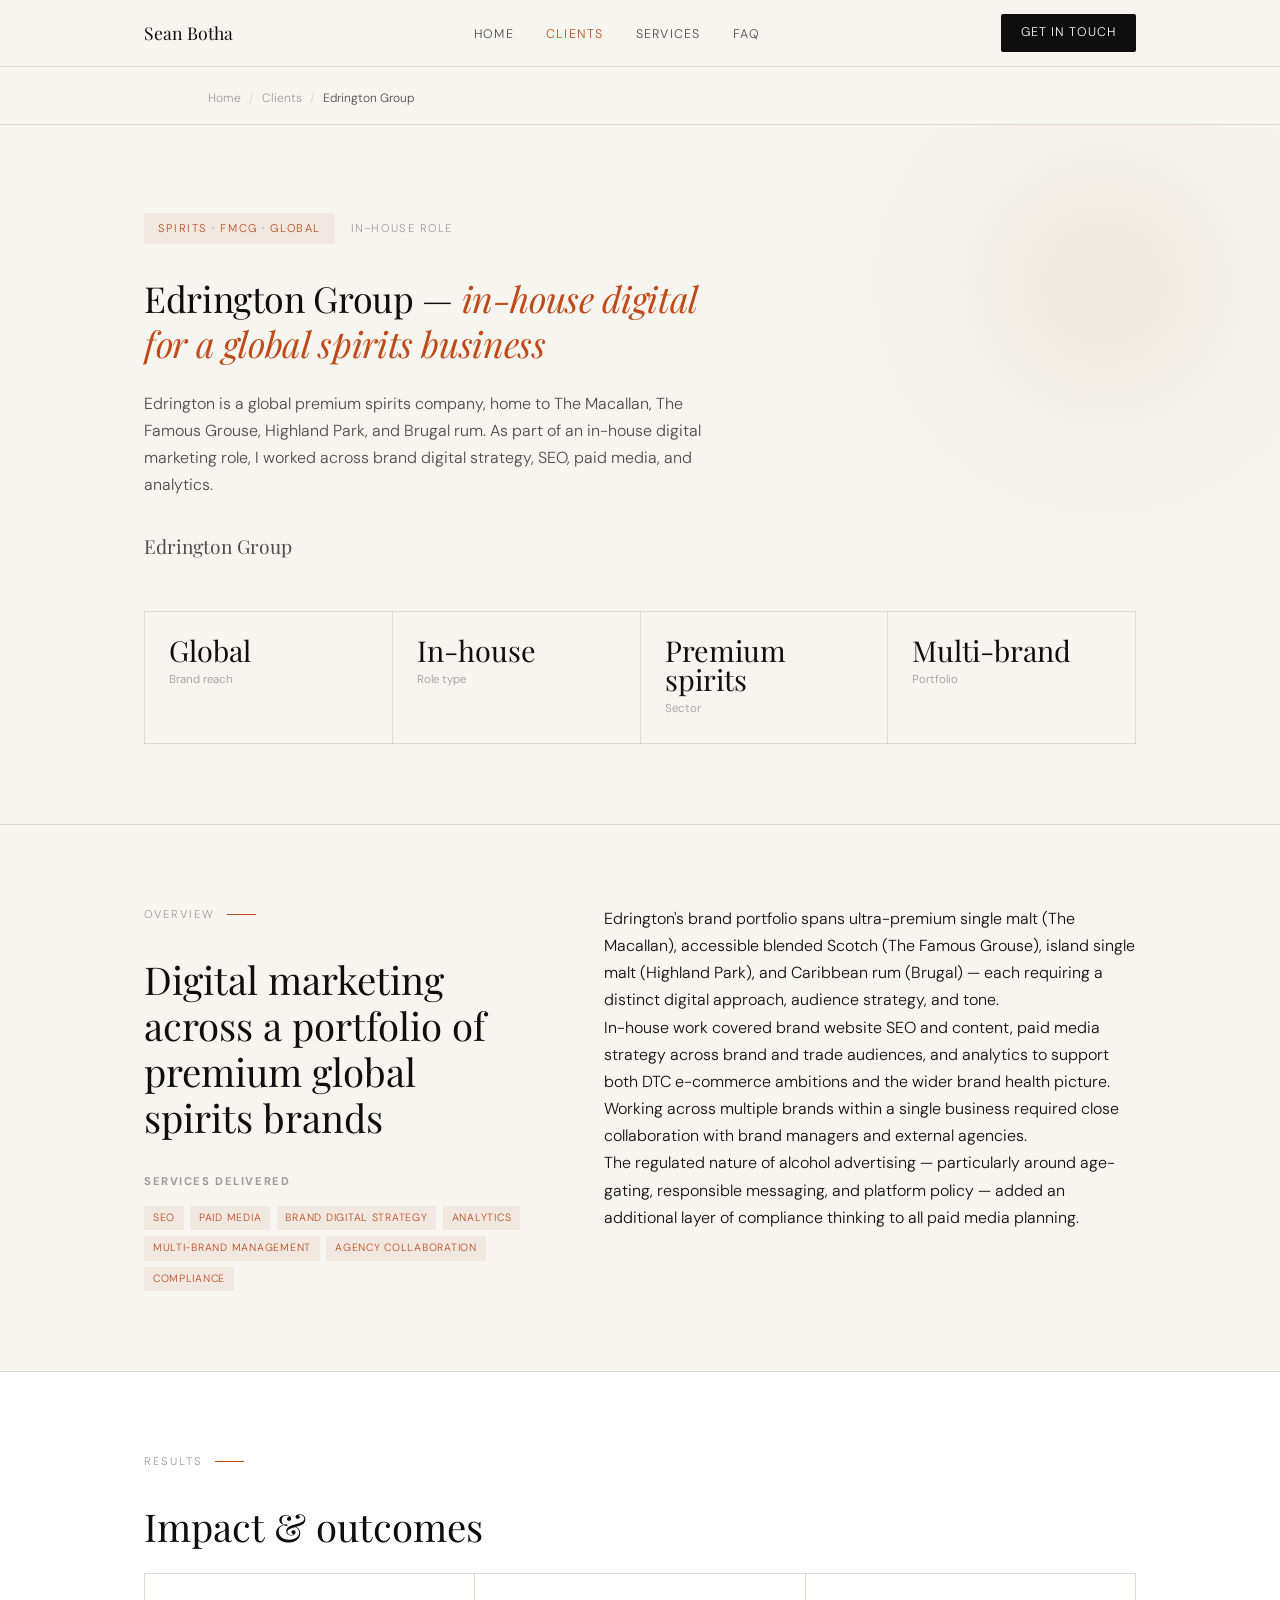
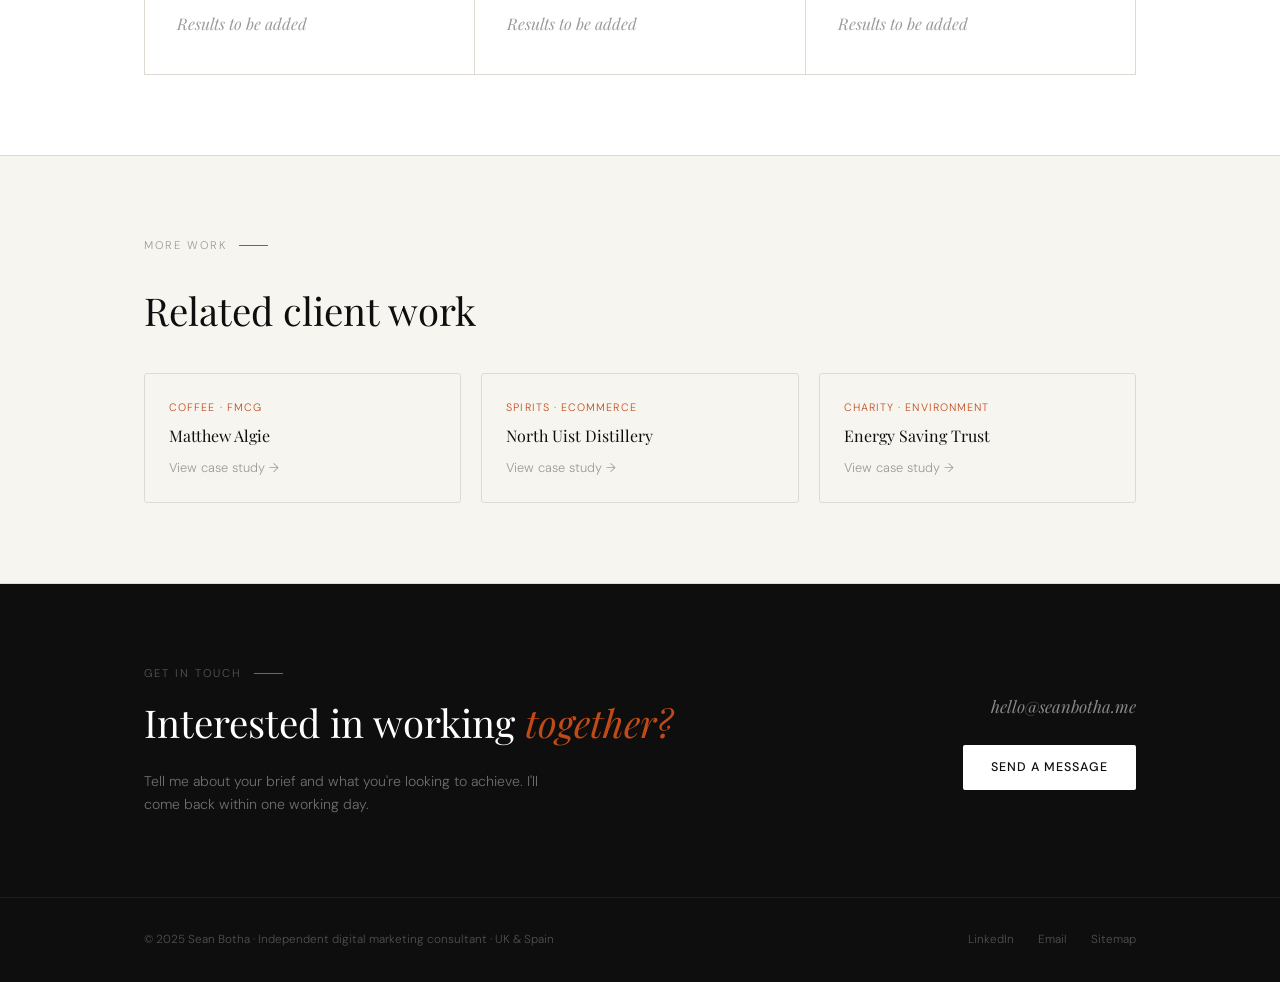
<file: clients/edrington/index.html>
<!DOCTYPE html>
<html lang="en">
<head>
  <meta charset="UTF-8" />
  <meta name="viewport" content="width=device-width, initial-scale=1.0" />
  <title>Edrington Group · Sean Botha</title>
  <meta name="description" content="In-house digital marketing at Edrington Group — home of The Macallan, Famous Grouse, and Highland Park — covering SEO, paid media, and analytics." />
  <meta name="robots" content="index, follow" />
  <link rel="canonical" href="https://seanbotha.me/clients/edrington/" />
  <meta property="og:type" content="article" />
  <meta property="og:url" content="https://seanbotha.me/clients/edrington/" />
  <meta property="og:title" content="Edrington Group · Sean Botha" />
  <meta property="og:description" content="In-house digital marketing at Edrington Group — home of The Macallan, Famous Grouse, and Highland Park — covering SEO, paid media, and analytics." />
  <meta property="og:site_name" content="Sean Botha" />
  <script type="application/ld+json">
  {
    "@context": "https://schema.org",
    "@type": "Article",
    "@id": "https://seanbotha.me/clients/edrington/",
    "headline": "Edrington Group — Digital Marketing Case Study",
    "description": "In-house digital marketing at Edrington Group — home of The Macallan, Famous Grouse, and Highland Park — covering SEO, paid media, and analytics.",
    "author": {"@id": "https://seanbotha.me/#person"},
    "publisher": {"@id": "https://seanbotha.me/#business"},
    "mainEntityOfPage": "https://seanbotha.me/clients/edrington/"
  }
  </script>
  <script type="application/ld+json">
  {
    "@context": "https://schema.org",
    "@type": "BreadcrumbList",
    "itemListElement": [
      {"@type": "ListItem", "position": 1, "name": "Home", "item": "https://seanbotha.me/"},
      {"@type": "ListItem", "position": 2, "name": "Clients", "item": "https://seanbotha.me/clients/"},
      {"@type": "ListItem", "position": 3, "name": "Edrington Group", "item": "https://seanbotha.me/clients/edrington/"}
    ]
  }
  </script>
  <link rel="preconnect" href="https://fonts.googleapis.com" />
  <link rel="preconnect" href="https://fonts.gstatic.com" crossorigin />
  <link href="https://fonts.googleapis.com/css2?family=Playfair+Display:ital,wght@0,400;0,500;1,400&family=DM+Sans:opsz,wght@9..40,300;9..40,400;9..40,500&display=swap" rel="stylesheet" />
  <link rel="stylesheet" href="/css/style.css" />
</head>
<body>

<nav class="main-nav" aria-label="Main navigation">
  <div class="nav-inner">
    <a href="/" class="nav-logo">Sean Botha</a>
    <ul class="nav-links" role="list">
      <li><a href="/">Home</a></li>
      <li><a href="/clients/" aria-current="page">Clients</a></li>
      <li><a href="/#services">Services</a></li>
      <li><a href="/#faq">FAQ</a></li>
    </ul>
    <a href="/#contact" class="nav-cta">Get in touch</a>
  </div>
</nav>

<nav class="breadcrumb" aria-label="Breadcrumb">
  <div class="container">
    <ol>
      <li><a href="/">Home</a></li>
      <li><a href="/clients/">Clients</a></li>
      <li>Edrington Group</li>
    </ol>
  </div>
</nav>

<header class="case-hero">
  <div class="container">
    <div class="case-meta">
      <span class="case-sector">Spirits · FMCG · Global</span>
      <span class="case-type">In-house role</span>
    </div>
    <h1>Edrington Group — <em>in-house digital for a global spirits business</em></h1>
    <p class="case-summary">Edrington is a global premium spirits company, home to The Macallan, The Famous Grouse, Highland Park, and Brugal rum. As part of an in-house digital marketing role, I worked across brand digital strategy, SEO, paid media, and analytics.</p>
    <div style="margin-bottom:0.5rem">
      <span style="font-family:var(--serif);font-size:1.2rem;color:var(--ink-mid)">Edrington Group</span>
    </div>
    <div class="case-stat-row">
      <div class="case-stat"><div class="case-stat-val">Global</div><div class="case-stat-label">Brand reach</div></div>
      <div class="case-stat"><div class="case-stat-val">In-house</div><div class="case-stat-label">Role type</div></div>
      <div class="case-stat"><div class="case-stat-val">Premium spirits</div><div class="case-stat-label">Sector</div></div>
      <div class="case-stat"><div class="case-stat-val">Multi-brand</div><div class="case-stat-label">Portfolio</div></div>
    </div>
  </div>
</header>

<section aria-labelledby="h-overview">
  <div class="container">
    <div class="case-overview">
      <div class="reveal">
        <p class="label">Overview</p>
        <h2 class="display" id="h-overview">Digital marketing across a portfolio of premium global spirits brands</h2>
        <div class="svcs-delivered">
          <h4>Services delivered</h4>
          <div class="tags"><span class="tag">SEO</span> <span class="tag">Paid Media</span> <span class="tag">Brand Digital Strategy</span> <span class="tag">Analytics</span> <span class="tag">Multi-brand Management</span> <span class="tag">Agency Collaboration</span> <span class="tag">Compliance</span></div>
        </div>
      </div>
      <div class="reveal d1">
          <p>Edrington's brand portfolio spans ultra-premium single malt (The Macallan), accessible blended Scotch (The Famous Grouse), island single malt (Highland Park), and Caribbean rum (Brugal) — each requiring a distinct digital approach, audience strategy, and tone.</p>
          <p>In-house work covered brand website SEO and content, paid media strategy across brand and trade audiences, and analytics to support both DTC e-commerce ambitions and the wider brand health picture. Working across multiple brands within a single business required close collaboration with brand managers and external agencies.</p>
          <p>The regulated nature of alcohol advertising — particularly around age-gating, responsible messaging, and platform policy — added an additional layer of compliance thinking to all paid media planning.</p>
      </div>
    </div>
  </div>
</section>

<section aria-labelledby="h-results" style="background:var(--white)">
  <div class="container">
    <p class="label reveal">Results</p>
    <h2 class="display reveal" id="h-results">Impact &amp; outcomes</h2>
    <div class="results-grid reveal">
        <div class="result-card"><p class="result-ph">Results to be added</p></div>
        <div class="result-card"><p class="result-ph">Results to be added</p></div>
        <div class="result-card"><p class="result-ph">Results to be added</p></div>
    </div>
  </div>
</section>

<section aria-labelledby="h-related">
  <div class="container">
    <p class="label reveal">More work</p>
    <h2 class="display reveal" id="h-related">Related client work</h2>
    <div class="related-grid">
        <a href="/clients/matthew-algie/" class="related-card reveal d0">
          <div class="related-sector">Coffee · FMCG</div>
          <div class="related-name">Matthew Algie</div>
          <div class="related-arrow">View case study →</div>
        </a>
        <a href="/clients/north-uist-distillery/" class="related-card reveal d1">
          <div class="related-sector">Spirits · Ecommerce</div>
          <div class="related-name">North Uist Distillery</div>
          <div class="related-arrow">View case study →</div>
        </a>
        <a href="/clients/energy-saving-trust/" class="related-card reveal d2">
          <div class="related-sector">Charity · Environment</div>
          <div class="related-name">Energy Saving Trust</div>
          <div class="related-arrow">View case study →</div>
        </a>
    </div>
  </div>
</section>

<section class="cta-section" id="contact" aria-labelledby="h-contact">
  <div class="container">
    <div class="cta-inner reveal">
      <div>
        <p class="label">Get in touch</p>
        <h2 class="display" id="h-contact">Interested in working <em>together?</em></h2>
        <p style="color:rgba(255,255,255,0.4);margin-top:0.75rem;max-width:40ch;font-size:0.88rem;">Tell me about your brief and what you're looking to achieve. I'll come back within one working day.</p>
      </div>
      <div class="cta-right">
        <a class="cta-email" href="mailto:hello@seanbotha.me">hello@seanbotha.me</a>
        <a class="btn btn-light" href="mailto:hello@seanbotha.me">Send a message</a>
      </div>
    </div>
  </div>
</section>

<footer>
  <div class="inner">
    <p>© 2025 Sean Botha · Independent digital marketing consultant · UK &amp; Spain</p>
    <nav class="footer-links" aria-label="Footer navigation">
      <a href="https://www.linkedin.com/in/seanbotha" target="_blank" rel="noopener noreferrer">LinkedIn</a>
      <a href="mailto:hello@seanbotha.me">Email</a>
      <a href="/sitemap.xml">Sitemap</a>
    </nav>
  </div>
</footer>

<script>
  const io = new IntersectionObserver(entries => {
    entries.forEach(e => { if (e.isIntersecting) { e.target.classList.add('visible'); io.unobserve(e.target); } });
  }, { threshold: 0.1 });
  document.querySelectorAll('.reveal').forEach(el => io.observe(el));
</script>

</body>
</html>
</file>
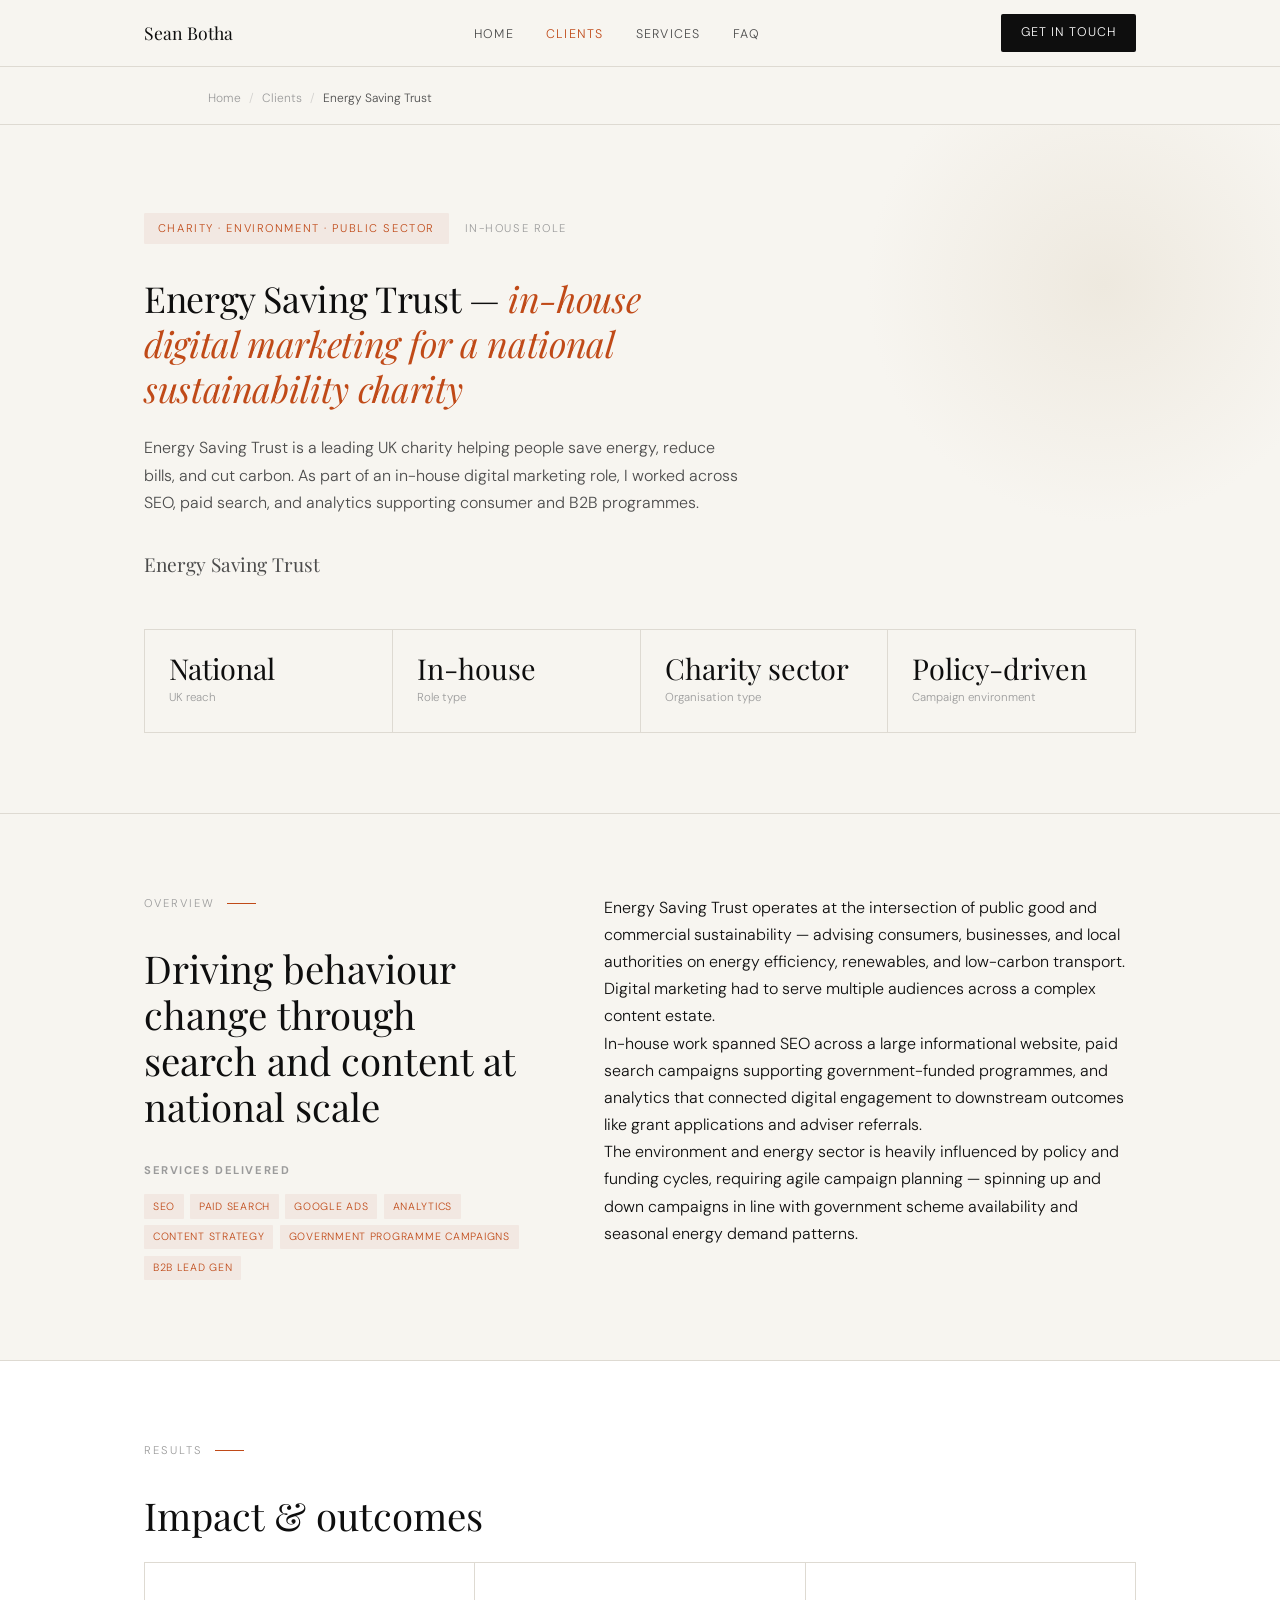
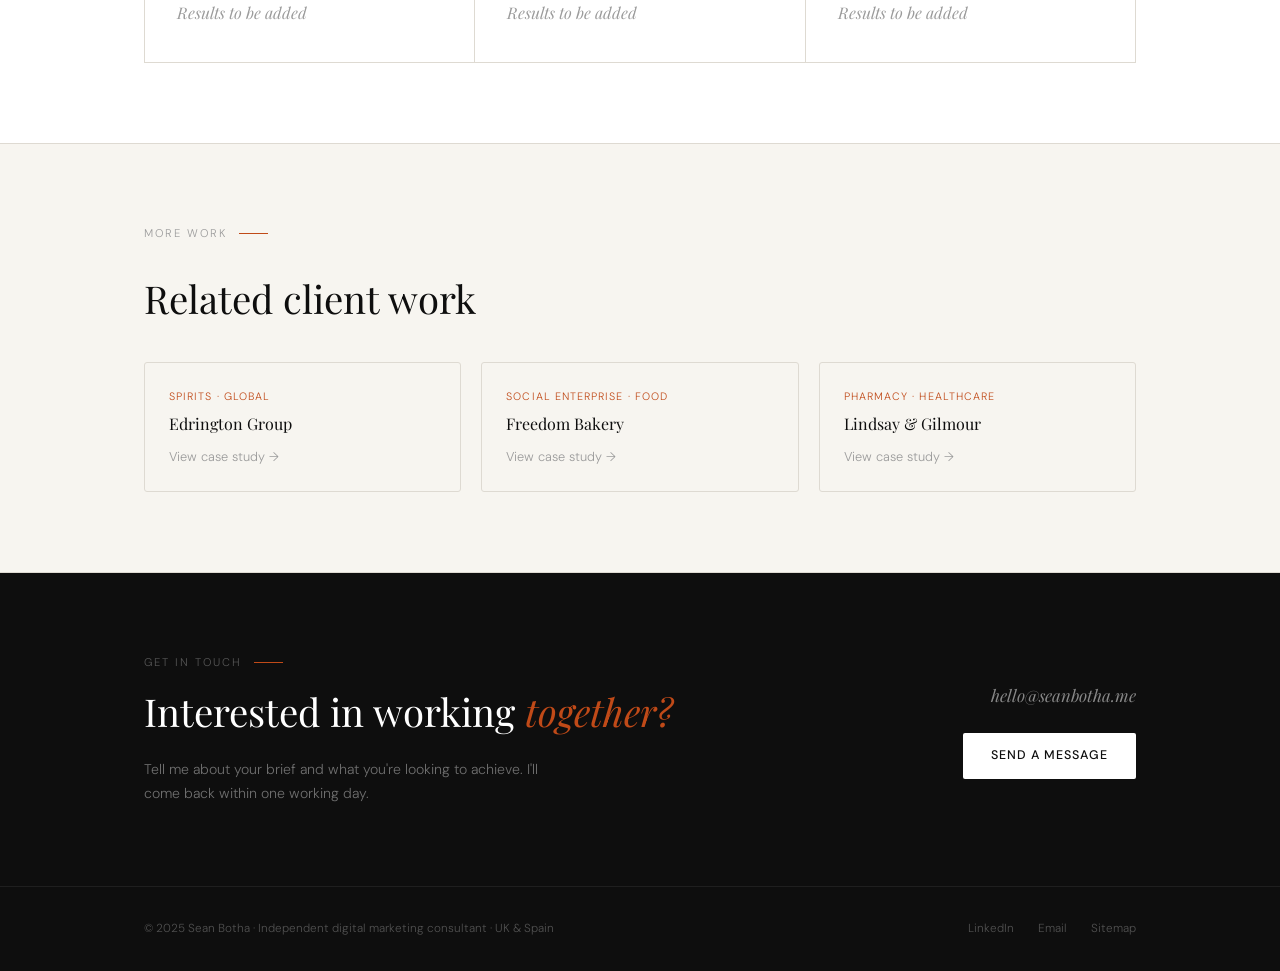
<file: clients/energy-saving-trust/index.html>
<!DOCTYPE html>
<html lang="en">
<head>
  <meta charset="UTF-8" />
  <meta name="viewport" content="width=device-width, initial-scale=1.0" />
  <title>Energy Saving Trust · Sean Botha</title>
  <meta name="description" content="In-house digital marketing at Energy Saving Trust — SEO, paid search, and analytics supporting energy efficiency and sustainability programmes." />
  <meta name="robots" content="index, follow" />
  <link rel="canonical" href="https://seanbotha.me/clients/energy-saving-trust/" />
  <meta property="og:type" content="article" />
  <meta property="og:url" content="https://seanbotha.me/clients/energy-saving-trust/" />
  <meta property="og:title" content="Energy Saving Trust · Sean Botha" />
  <meta property="og:description" content="In-house digital marketing at Energy Saving Trust — SEO, paid search, and analytics supporting energy efficiency and sustainability programmes." />
  <meta property="og:site_name" content="Sean Botha" />
  <script type="application/ld+json">
  {
    "@context": "https://schema.org",
    "@type": "Article",
    "@id": "https://seanbotha.me/clients/energy-saving-trust/",
    "headline": "Energy Saving Trust — Digital Marketing Case Study",
    "description": "In-house digital marketing at Energy Saving Trust — SEO, paid search, and analytics supporting energy efficiency and sustainability programmes.",
    "author": {"@id": "https://seanbotha.me/#person"},
    "publisher": {"@id": "https://seanbotha.me/#business"},
    "mainEntityOfPage": "https://seanbotha.me/clients/energy-saving-trust/"
  }
  </script>
  <script type="application/ld+json">
  {
    "@context": "https://schema.org",
    "@type": "BreadcrumbList",
    "itemListElement": [
      {"@type": "ListItem", "position": 1, "name": "Home", "item": "https://seanbotha.me/"},
      {"@type": "ListItem", "position": 2, "name": "Clients", "item": "https://seanbotha.me/clients/"},
      {"@type": "ListItem", "position": 3, "name": "Energy Saving Trust", "item": "https://seanbotha.me/clients/energy-saving-trust/"}
    ]
  }
  </script>
  <link rel="preconnect" href="https://fonts.googleapis.com" />
  <link rel="preconnect" href="https://fonts.gstatic.com" crossorigin />
  <link href="https://fonts.googleapis.com/css2?family=Playfair+Display:ital,wght@0,400;0,500;1,400&family=DM+Sans:opsz,wght@9..40,300;9..40,400;9..40,500&display=swap" rel="stylesheet" />
  <link rel="stylesheet" href="/css/style.css" />
</head>
<body>

<nav class="main-nav" aria-label="Main navigation">
  <div class="nav-inner">
    <a href="/" class="nav-logo">Sean Botha</a>
    <ul class="nav-links" role="list">
      <li><a href="/">Home</a></li>
      <li><a href="/clients/" aria-current="page">Clients</a></li>
      <li><a href="/#services">Services</a></li>
      <li><a href="/#faq">FAQ</a></li>
    </ul>
    <a href="/#contact" class="nav-cta">Get in touch</a>
  </div>
</nav>

<nav class="breadcrumb" aria-label="Breadcrumb">
  <div class="container">
    <ol>
      <li><a href="/">Home</a></li>
      <li><a href="/clients/">Clients</a></li>
      <li>Energy Saving Trust</li>
    </ol>
  </div>
</nav>

<header class="case-hero">
  <div class="container">
    <div class="case-meta">
      <span class="case-sector">Charity · Environment · Public Sector</span>
      <span class="case-type">In-house role</span>
    </div>
    <h1>Energy Saving Trust — <em>in-house digital marketing for a national sustainability charity</em></h1>
    <p class="case-summary">Energy Saving Trust is a leading UK charity helping people save energy, reduce bills, and cut carbon. As part of an in-house digital marketing role, I worked across SEO, paid search, and analytics supporting consumer and B2B programmes.</p>
    <div style="margin-bottom:0.5rem">
      <span style="font-family:var(--serif);font-size:1.2rem;color:var(--ink-mid)">Energy Saving Trust</span>
    </div>
    <div class="case-stat-row">
      <div class="case-stat"><div class="case-stat-val">National</div><div class="case-stat-label">UK reach</div></div>
      <div class="case-stat"><div class="case-stat-val">In-house</div><div class="case-stat-label">Role type</div></div>
      <div class="case-stat"><div class="case-stat-val">Charity sector</div><div class="case-stat-label">Organisation type</div></div>
      <div class="case-stat"><div class="case-stat-val">Policy-driven</div><div class="case-stat-label">Campaign environment</div></div>
    </div>
  </div>
</header>

<section aria-labelledby="h-overview">
  <div class="container">
    <div class="case-overview">
      <div class="reveal">
        <p class="label">Overview</p>
        <h2 class="display" id="h-overview">Driving behaviour change through search and content at national scale</h2>
        <div class="svcs-delivered">
          <h4>Services delivered</h4>
          <div class="tags"><span class="tag">SEO</span> <span class="tag">Paid Search</span> <span class="tag">Google Ads</span> <span class="tag">Analytics</span> <span class="tag">Content Strategy</span> <span class="tag">Government Programme Campaigns</span> <span class="tag">B2B Lead Gen</span></div>
        </div>
      </div>
      <div class="reveal d1">
          <p>Energy Saving Trust operates at the intersection of public good and commercial sustainability — advising consumers, businesses, and local authorities on energy efficiency, renewables, and low-carbon transport. Digital marketing had to serve multiple audiences across a complex content estate.</p>
          <p>In-house work spanned SEO across a large informational website, paid search campaigns supporting government-funded programmes, and analytics that connected digital engagement to downstream outcomes like grant applications and adviser referrals.</p>
          <p>The environment and energy sector is heavily influenced by policy and funding cycles, requiring agile campaign planning — spinning up and down campaigns in line with government scheme availability and seasonal energy demand patterns.</p>
      </div>
    </div>
  </div>
</section>

<section aria-labelledby="h-results" style="background:var(--white)">
  <div class="container">
    <p class="label reveal">Results</p>
    <h2 class="display reveal" id="h-results">Impact &amp; outcomes</h2>
    <div class="results-grid reveal">
        <div class="result-card"><p class="result-ph">Results to be added</p></div>
        <div class="result-card"><p class="result-ph">Results to be added</p></div>
        <div class="result-card"><p class="result-ph">Results to be added</p></div>
    </div>
  </div>
</section>

<section aria-labelledby="h-related">
  <div class="container">
    <p class="label reveal">More work</p>
    <h2 class="display reveal" id="h-related">Related client work</h2>
    <div class="related-grid">
        <a href="/clients/edrington/" class="related-card reveal d0">
          <div class="related-sector">Spirits · Global</div>
          <div class="related-name">Edrington Group</div>
          <div class="related-arrow">View case study →</div>
        </a>
        <a href="/clients/freedom-bakery/" class="related-card reveal d1">
          <div class="related-sector">Social Enterprise · Food</div>
          <div class="related-name">Freedom Bakery</div>
          <div class="related-arrow">View case study →</div>
        </a>
        <a href="/clients/lindsay-gilmour/" class="related-card reveal d2">
          <div class="related-sector">Pharmacy · Healthcare</div>
          <div class="related-name">Lindsay & Gilmour</div>
          <div class="related-arrow">View case study →</div>
        </a>
    </div>
  </div>
</section>

<section class="cta-section" id="contact" aria-labelledby="h-contact">
  <div class="container">
    <div class="cta-inner reveal">
      <div>
        <p class="label">Get in touch</p>
        <h2 class="display" id="h-contact">Interested in working <em>together?</em></h2>
        <p style="color:rgba(255,255,255,0.4);margin-top:0.75rem;max-width:40ch;font-size:0.88rem;">Tell me about your brief and what you're looking to achieve. I'll come back within one working day.</p>
      </div>
      <div class="cta-right">
        <a class="cta-email" href="mailto:hello@seanbotha.me">hello@seanbotha.me</a>
        <a class="btn btn-light" href="mailto:hello@seanbotha.me">Send a message</a>
      </div>
    </div>
  </div>
</section>

<footer>
  <div class="inner">
    <p>© 2025 Sean Botha · Independent digital marketing consultant · UK &amp; Spain</p>
    <nav class="footer-links" aria-label="Footer navigation">
      <a href="https://www.linkedin.com/in/seanbotha" target="_blank" rel="noopener noreferrer">LinkedIn</a>
      <a href="mailto:hello@seanbotha.me">Email</a>
      <a href="/sitemap.xml">Sitemap</a>
    </nav>
  </div>
</footer>

<script>
  const io = new IntersectionObserver(entries => {
    entries.forEach(e => { if (e.isIntersecting) { e.target.classList.add('visible'); io.unobserve(e.target); } });
  }, { threshold: 0.1 });
  document.querySelectorAll('.reveal').forEach(el => io.observe(el));
</script>

</body>
</html>
</file>
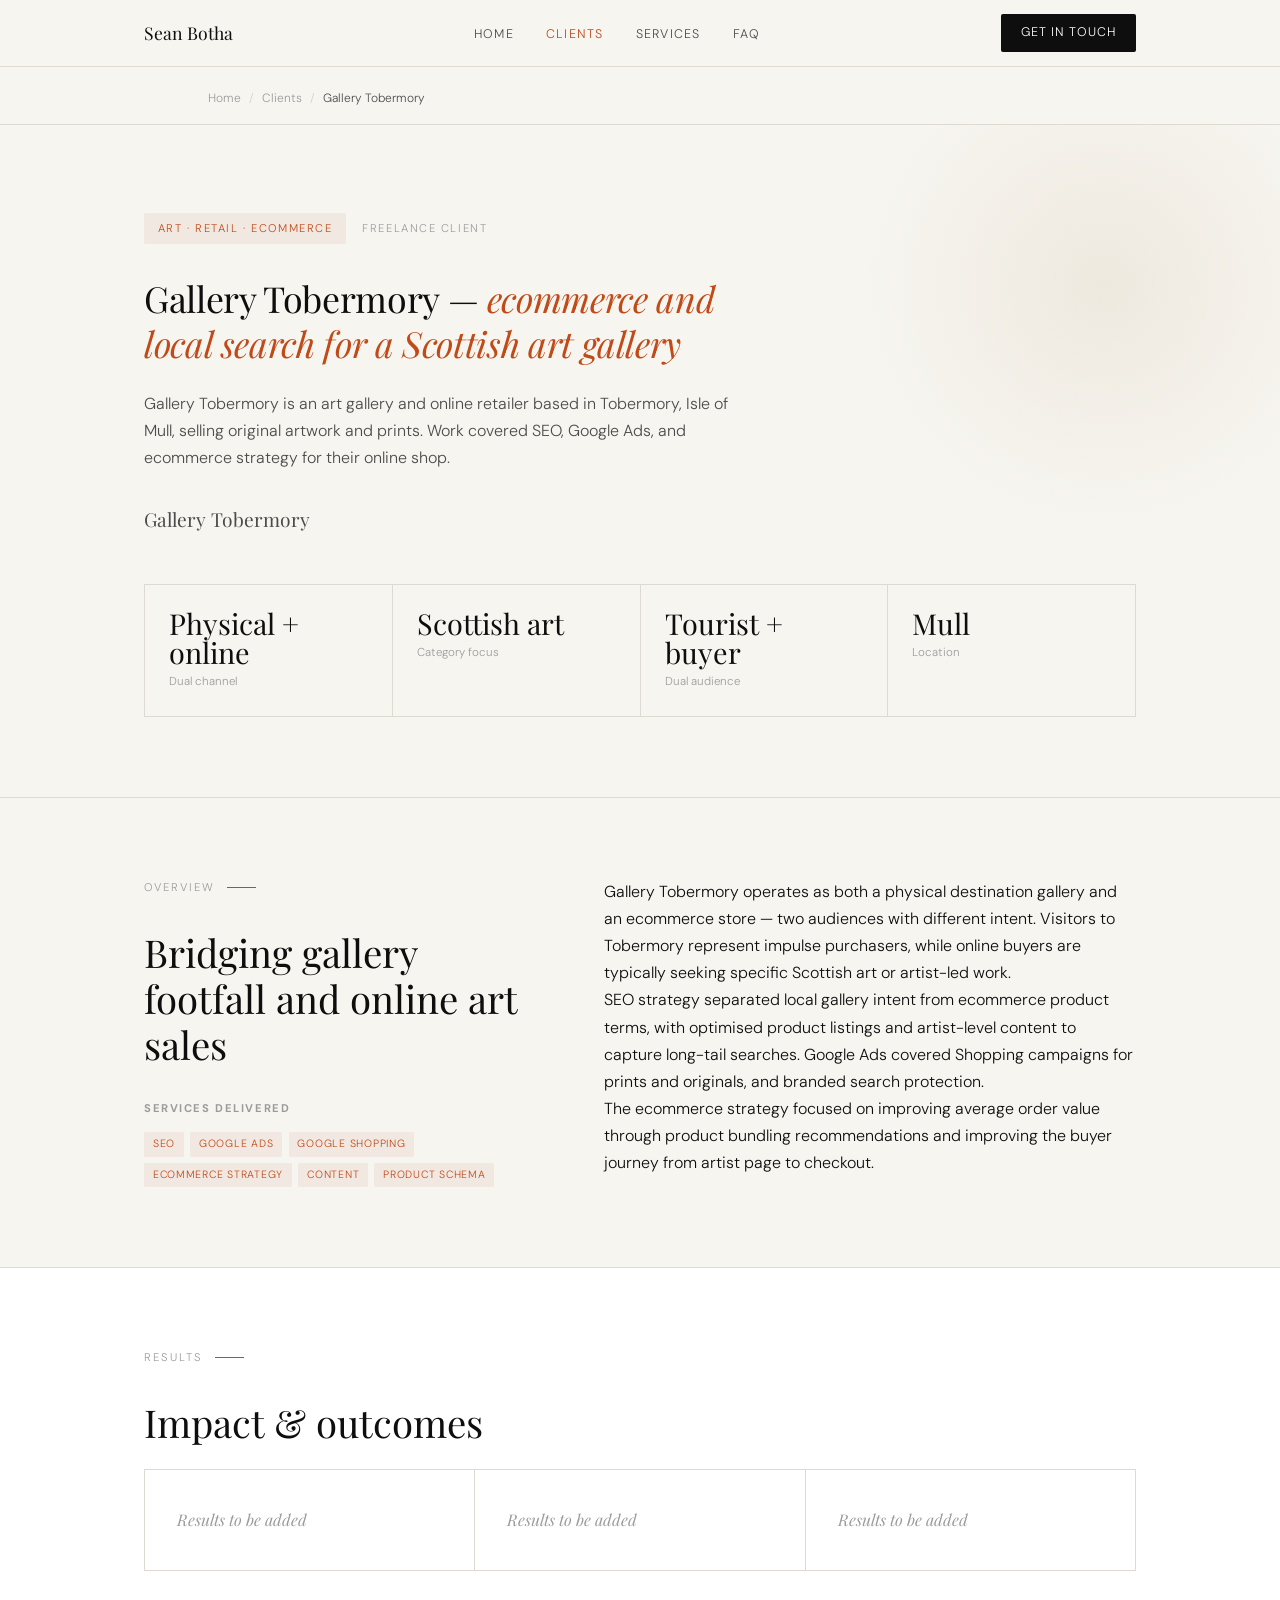
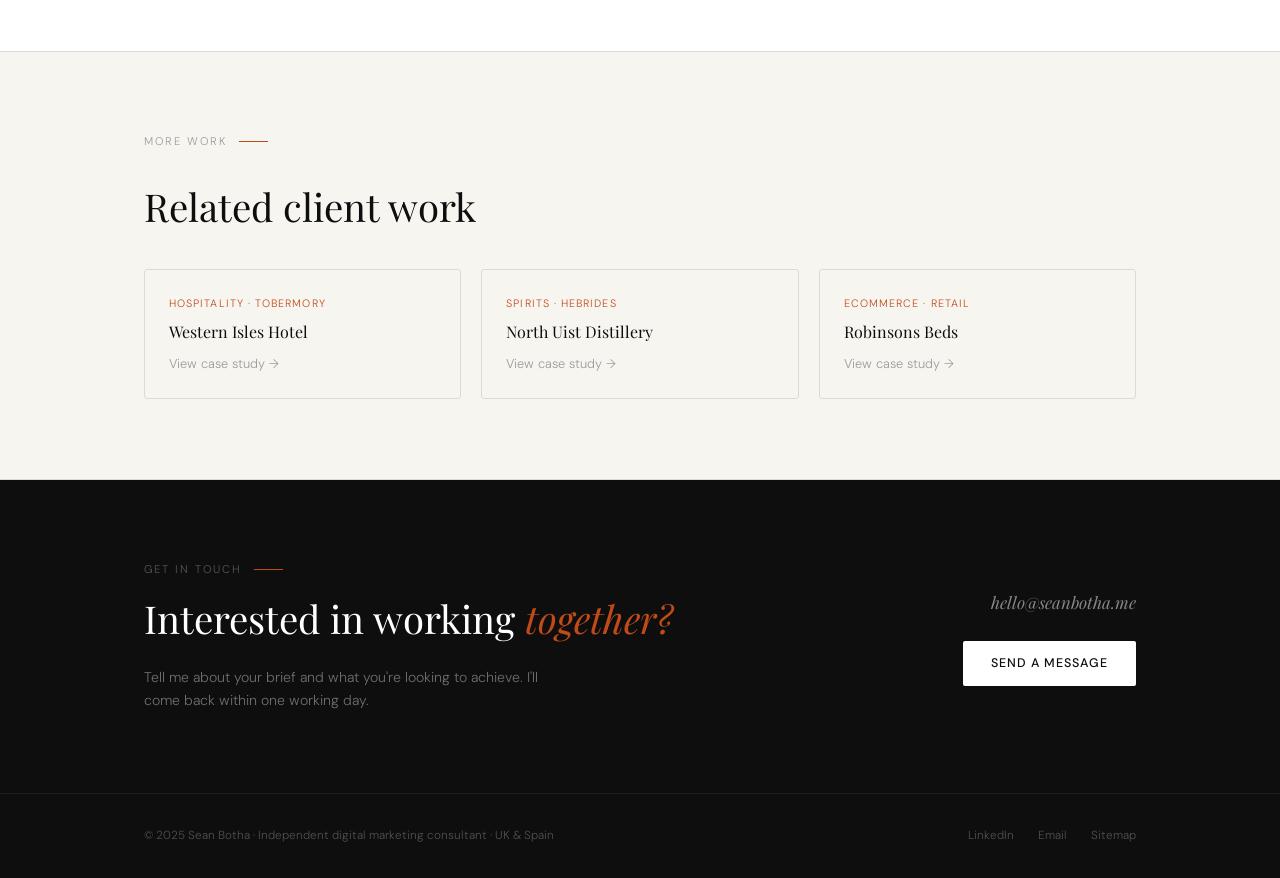
<file: clients/gallery-tobermory/index.html>
<!DOCTYPE html>
<html lang="en">
<head>
  <meta charset="UTF-8" />
  <meta name="viewport" content="width=device-width, initial-scale=1.0" />
  <title>Gallery Tobermory · Sean Botha</title>
  <meta name="description" content="SEO and Google Ads for Gallery Tobermory — an art gallery and ecommerce retailer on the Isle of Mull, Scotland." />
  <meta name="robots" content="index, follow" />
  <link rel="canonical" href="https://seanbotha.me/clients/gallery-tobermory/" />
  <meta property="og:type" content="article" />
  <meta property="og:url" content="https://seanbotha.me/clients/gallery-tobermory/" />
  <meta property="og:title" content="Gallery Tobermory · Sean Botha" />
  <meta property="og:description" content="SEO and Google Ads for Gallery Tobermory — an art gallery and ecommerce retailer on the Isle of Mull, Scotland." />
  <meta property="og:site_name" content="Sean Botha" />
  <script type="application/ld+json">
  {
    "@context": "https://schema.org",
    "@type": "Article",
    "@id": "https://seanbotha.me/clients/gallery-tobermory/",
    "headline": "Gallery Tobermory — Digital Marketing Case Study",
    "description": "SEO and Google Ads for Gallery Tobermory — an art gallery and ecommerce retailer on the Isle of Mull, Scotland.",
    "author": {"@id": "https://seanbotha.me/#person"},
    "publisher": {"@id": "https://seanbotha.me/#business"},
    "mainEntityOfPage": "https://seanbotha.me/clients/gallery-tobermory/"
  }
  </script>
  <script type="application/ld+json">
  {
    "@context": "https://schema.org",
    "@type": "BreadcrumbList",
    "itemListElement": [
      {"@type": "ListItem", "position": 1, "name": "Home", "item": "https://seanbotha.me/"},
      {"@type": "ListItem", "position": 2, "name": "Clients", "item": "https://seanbotha.me/clients/"},
      {"@type": "ListItem", "position": 3, "name": "Gallery Tobermory", "item": "https://seanbotha.me/clients/gallery-tobermory/"}
    ]
  }
  </script>
  <link rel="preconnect" href="https://fonts.googleapis.com" />
  <link rel="preconnect" href="https://fonts.gstatic.com" crossorigin />
  <link href="https://fonts.googleapis.com/css2?family=Playfair+Display:ital,wght@0,400;0,500;1,400&family=DM+Sans:opsz,wght@9..40,300;9..40,400;9..40,500&display=swap" rel="stylesheet" />
  <link rel="stylesheet" href="/css/style.css" />
</head>
<body>

<nav class="main-nav" aria-label="Main navigation">
  <div class="nav-inner">
    <a href="/" class="nav-logo">Sean Botha</a>
    <ul class="nav-links" role="list">
      <li><a href="/">Home</a></li>
      <li><a href="/clients/" aria-current="page">Clients</a></li>
      <li><a href="/#services">Services</a></li>
      <li><a href="/#faq">FAQ</a></li>
    </ul>
    <a href="/#contact" class="nav-cta">Get in touch</a>
  </div>
</nav>

<nav class="breadcrumb" aria-label="Breadcrumb">
  <div class="container">
    <ol>
      <li><a href="/">Home</a></li>
      <li><a href="/clients/">Clients</a></li>
      <li>Gallery Tobermory</li>
    </ol>
  </div>
</nav>

<header class="case-hero">
  <div class="container">
    <div class="case-meta">
      <span class="case-sector">Art · Retail · Ecommerce</span>
      <span class="case-type">Freelance client</span>
    </div>
    <h1>Gallery Tobermory — <em>ecommerce and local search for a Scottish art gallery</em></h1>
    <p class="case-summary">Gallery Tobermory is an art gallery and online retailer based in Tobermory, Isle of Mull, selling original artwork and prints. Work covered SEO, Google Ads, and ecommerce strategy for their online shop.</p>
    <div style="margin-bottom:0.5rem">
      <span style="font-family:var(--serif);font-size:1.2rem;color:var(--ink-mid)">Gallery Tobermory</span>
    </div>
    <div class="case-stat-row">
      <div class="case-stat"><div class="case-stat-val">Physical + online</div><div class="case-stat-label">Dual channel</div></div>
      <div class="case-stat"><div class="case-stat-val">Scottish art</div><div class="case-stat-label">Category focus</div></div>
      <div class="case-stat"><div class="case-stat-val">Tourist + buyer</div><div class="case-stat-label">Dual audience</div></div>
      <div class="case-stat"><div class="case-stat-val">Mull</div><div class="case-stat-label">Location</div></div>
    </div>
  </div>
</header>

<section aria-labelledby="h-overview">
  <div class="container">
    <div class="case-overview">
      <div class="reveal">
        <p class="label">Overview</p>
        <h2 class="display" id="h-overview">Bridging gallery footfall and online art sales</h2>
        <div class="svcs-delivered">
          <h4>Services delivered</h4>
          <div class="tags"><span class="tag">SEO</span> <span class="tag">Google Ads</span> <span class="tag">Google Shopping</span> <span class="tag">Ecommerce Strategy</span> <span class="tag">Content</span> <span class="tag">Product Schema</span></div>
        </div>
      </div>
      <div class="reveal d1">
          <p>Gallery Tobermory operates as both a physical destination gallery and an ecommerce store — two audiences with different intent. Visitors to Tobermory represent impulse purchasers, while online buyers are typically seeking specific Scottish art or artist-led work.</p>
          <p>SEO strategy separated local gallery intent from ecommerce product terms, with optimised product listings and artist-level content to capture long-tail searches. Google Ads covered Shopping campaigns for prints and originals, and branded search protection.</p>
          <p>The ecommerce strategy focused on improving average order value through product bundling recommendations and improving the buyer journey from artist page to checkout.</p>
      </div>
    </div>
  </div>
</section>

<section aria-labelledby="h-results" style="background:var(--white)">
  <div class="container">
    <p class="label reveal">Results</p>
    <h2 class="display reveal" id="h-results">Impact &amp; outcomes</h2>
    <div class="results-grid reveal">
        <div class="result-card"><p class="result-ph">Results to be added</p></div>
        <div class="result-card"><p class="result-ph">Results to be added</p></div>
        <div class="result-card"><p class="result-ph">Results to be added</p></div>
    </div>
  </div>
</section>

<section aria-labelledby="h-related">
  <div class="container">
    <p class="label reveal">More work</p>
    <h2 class="display reveal" id="h-related">Related client work</h2>
    <div class="related-grid">
        <a href="/clients/western-isles-hotel/" class="related-card reveal d0">
          <div class="related-sector">Hospitality · Tobermory</div>
          <div class="related-name">Western Isles Hotel</div>
          <div class="related-arrow">View case study →</div>
        </a>
        <a href="/clients/north-uist-distillery/" class="related-card reveal d1">
          <div class="related-sector">Spirits · Hebrides</div>
          <div class="related-name">North Uist Distillery</div>
          <div class="related-arrow">View case study →</div>
        </a>
        <a href="/clients/robinsons-beds/" class="related-card reveal d2">
          <div class="related-sector">Ecommerce · Retail</div>
          <div class="related-name">Robinsons Beds</div>
          <div class="related-arrow">View case study →</div>
        </a>
    </div>
  </div>
</section>

<section class="cta-section" id="contact" aria-labelledby="h-contact">
  <div class="container">
    <div class="cta-inner reveal">
      <div>
        <p class="label">Get in touch</p>
        <h2 class="display" id="h-contact">Interested in working <em>together?</em></h2>
        <p style="color:rgba(255,255,255,0.4);margin-top:0.75rem;max-width:40ch;font-size:0.88rem;">Tell me about your brief and what you're looking to achieve. I'll come back within one working day.</p>
      </div>
      <div class="cta-right">
        <a class="cta-email" href="mailto:hello@seanbotha.me">hello@seanbotha.me</a>
        <a class="btn btn-light" href="mailto:hello@seanbotha.me">Send a message</a>
      </div>
    </div>
  </div>
</section>

<footer>
  <div class="inner">
    <p>© 2025 Sean Botha · Independent digital marketing consultant · UK &amp; Spain</p>
    <nav class="footer-links" aria-label="Footer navigation">
      <a href="https://www.linkedin.com/in/seanbotha" target="_blank" rel="noopener noreferrer">LinkedIn</a>
      <a href="mailto:hello@seanbotha.me">Email</a>
      <a href="/sitemap.xml">Sitemap</a>
    </nav>
  </div>
</footer>

<script>
  const io = new IntersectionObserver(entries => {
    entries.forEach(e => { if (e.isIntersecting) { e.target.classList.add('visible'); io.unobserve(e.target); } });
  }, { threshold: 0.1 });
  document.querySelectorAll('.reveal').forEach(el => io.observe(el));
</script>

</body>
</html>
</file>
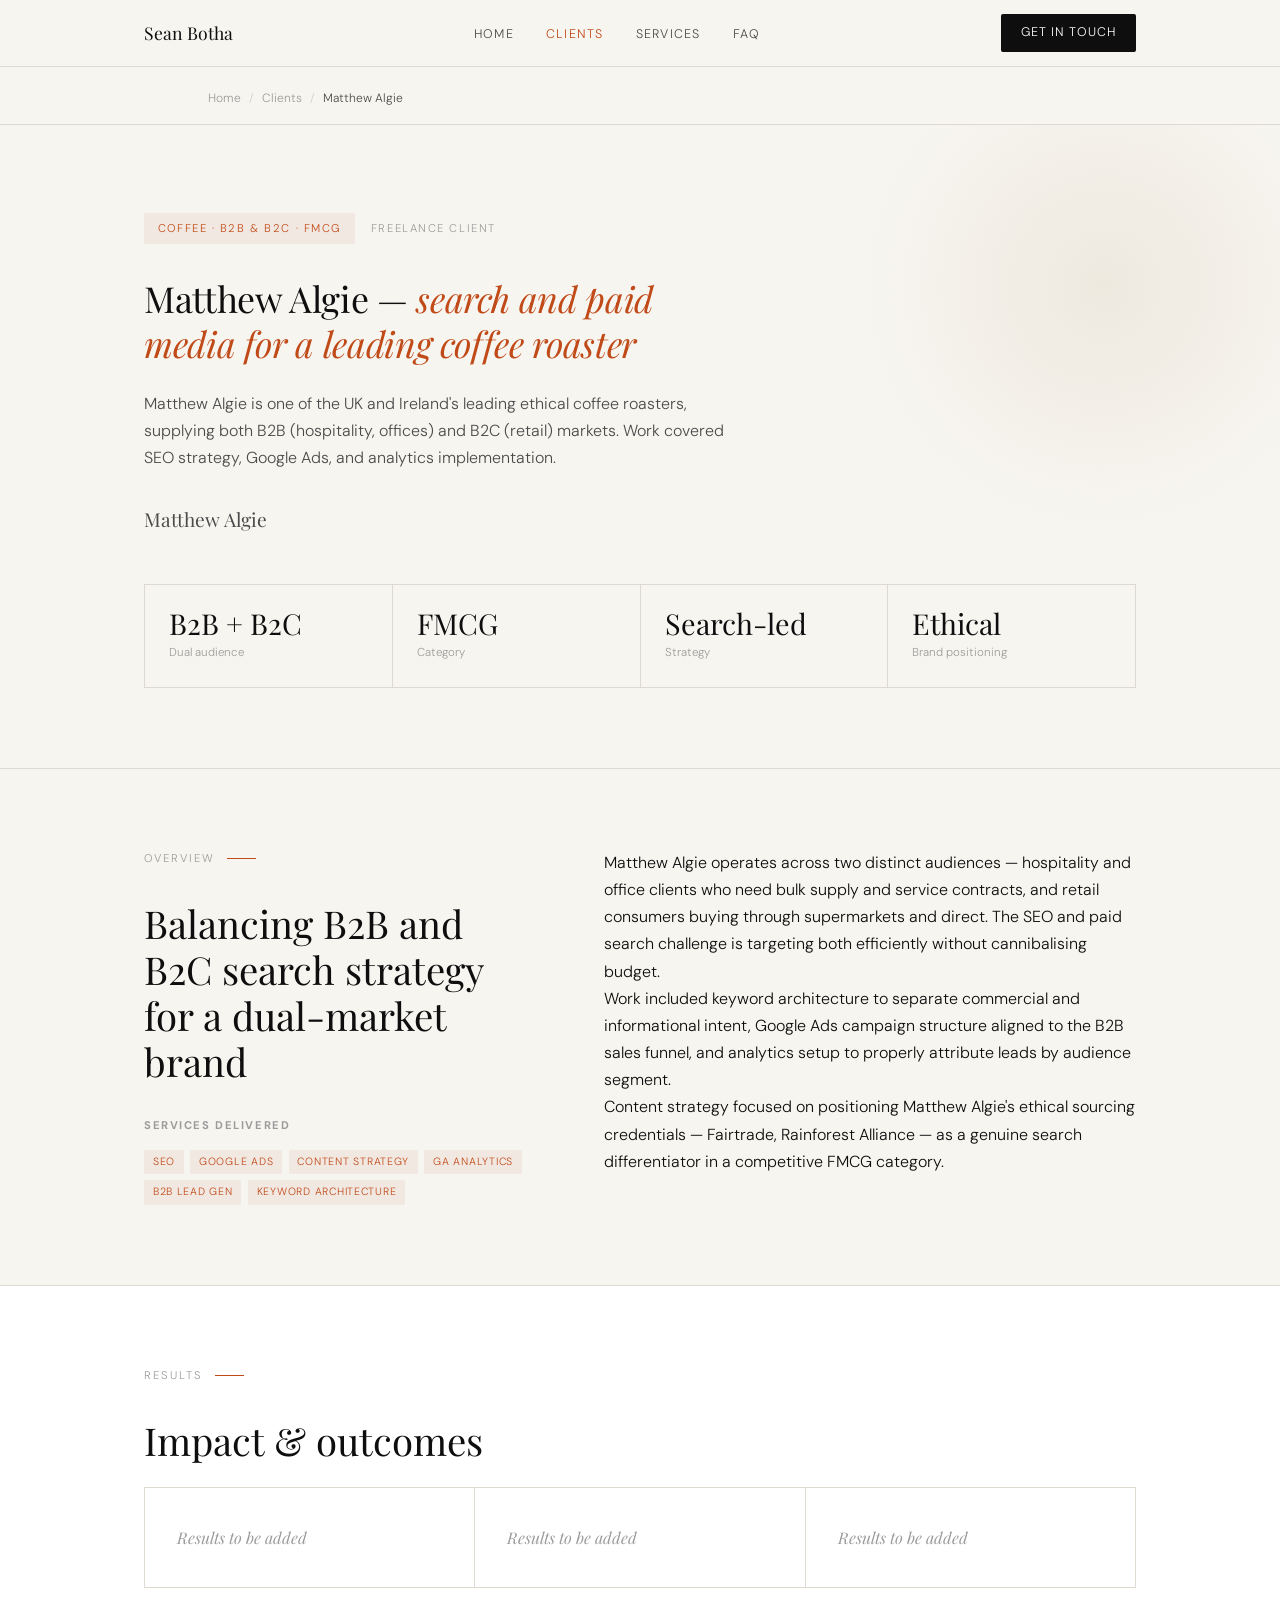
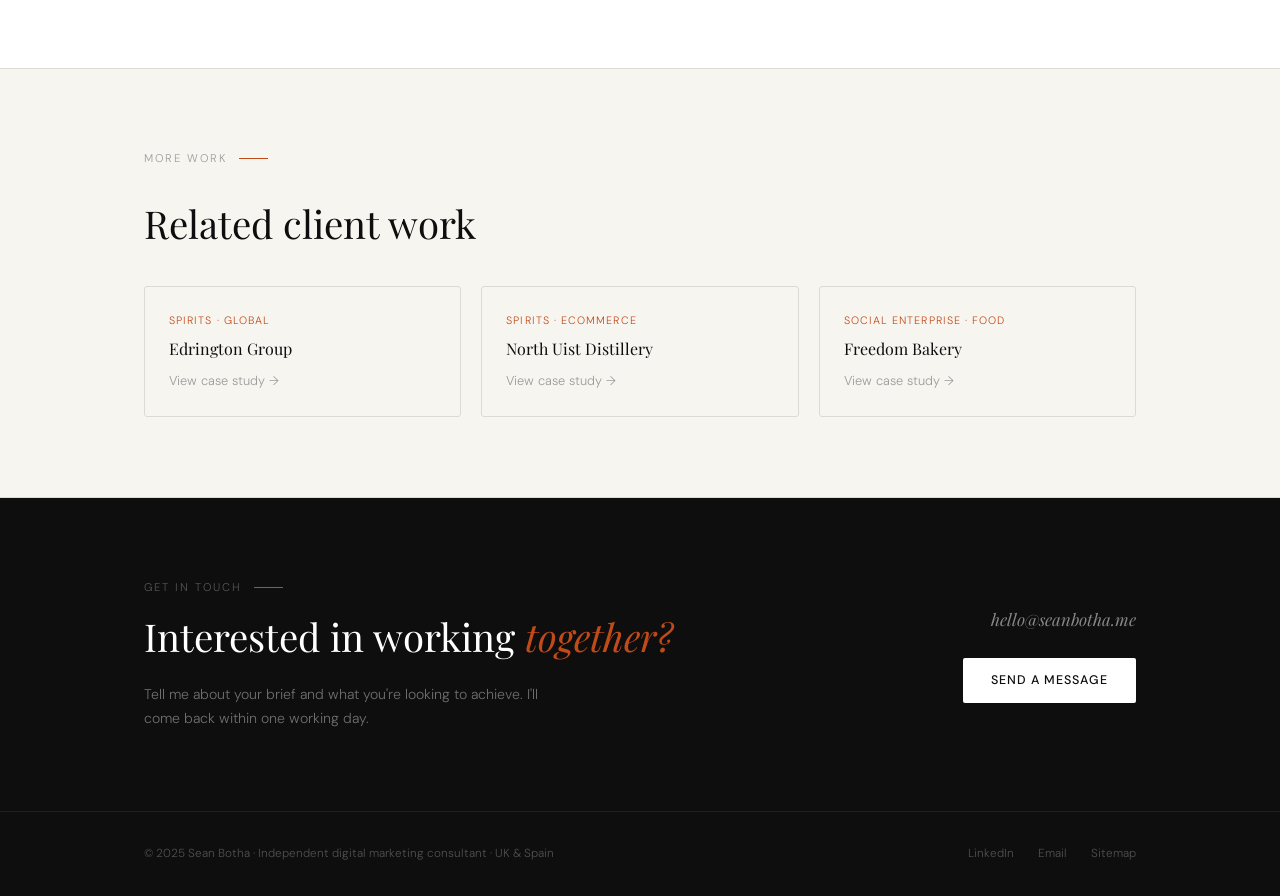
<file: clients/matthew-algie/index.html>
<!DOCTYPE html>
<html lang="en">
<head>
  <meta charset="UTF-8" />
  <meta name="viewport" content="width=device-width, initial-scale=1.0" />
  <title>Matthew Algie · Sean Botha</title>
  <meta name="description" content="Digital marketing support for Matthew Algie, one of the UK's leading ethical coffee roasters — SEO, Google Ads, and analytics." />
  <meta name="robots" content="index, follow" />
  <link rel="canonical" href="https://seanbotha.me/clients/matthew-algie/" />
  <meta property="og:type" content="article" />
  <meta property="og:url" content="https://seanbotha.me/clients/matthew-algie/" />
  <meta property="og:title" content="Matthew Algie · Sean Botha" />
  <meta property="og:description" content="Digital marketing support for Matthew Algie, one of the UK's leading ethical coffee roasters — SEO, Google Ads, and analytics." />
  <meta property="og:site_name" content="Sean Botha" />
  <script type="application/ld+json">
  {
    "@context": "https://schema.org",
    "@type": "Article",
    "@id": "https://seanbotha.me/clients/matthew-algie/",
    "headline": "Matthew Algie — Digital Marketing Case Study",
    "description": "Digital marketing support for Matthew Algie, one of the UK's leading ethical coffee roasters — SEO, Google Ads, and analytics.",
    "author": {"@id": "https://seanbotha.me/#person"},
    "publisher": {"@id": "https://seanbotha.me/#business"},
    "mainEntityOfPage": "https://seanbotha.me/clients/matthew-algie/"
  }
  </script>
  <script type="application/ld+json">
  {
    "@context": "https://schema.org",
    "@type": "BreadcrumbList",
    "itemListElement": [
      {"@type": "ListItem", "position": 1, "name": "Home", "item": "https://seanbotha.me/"},
      {"@type": "ListItem", "position": 2, "name": "Clients", "item": "https://seanbotha.me/clients/"},
      {"@type": "ListItem", "position": 3, "name": "Matthew Algie", "item": "https://seanbotha.me/clients/matthew-algie/"}
    ]
  }
  </script>
  <link rel="preconnect" href="https://fonts.googleapis.com" />
  <link rel="preconnect" href="https://fonts.gstatic.com" crossorigin />
  <link href="https://fonts.googleapis.com/css2?family=Playfair+Display:ital,wght@0,400;0,500;1,400&family=DM+Sans:opsz,wght@9..40,300;9..40,400;9..40,500&display=swap" rel="stylesheet" />
  <link rel="stylesheet" href="/css/style.css" />
</head>
<body>

<nav class="main-nav" aria-label="Main navigation">
  <div class="nav-inner">
    <a href="/" class="nav-logo">Sean Botha</a>
    <ul class="nav-links" role="list">
      <li><a href="/">Home</a></li>
      <li><a href="/clients/" aria-current="page">Clients</a></li>
      <li><a href="/#services">Services</a></li>
      <li><a href="/#faq">FAQ</a></li>
    </ul>
    <a href="/#contact" class="nav-cta">Get in touch</a>
  </div>
</nav>

<nav class="breadcrumb" aria-label="Breadcrumb">
  <div class="container">
    <ol>
      <li><a href="/">Home</a></li>
      <li><a href="/clients/">Clients</a></li>
      <li>Matthew Algie</li>
    </ol>
  </div>
</nav>

<header class="case-hero">
  <div class="container">
    <div class="case-meta">
      <span class="case-sector">Coffee · B2B & B2C · FMCG</span>
      <span class="case-type">Freelance client</span>
    </div>
    <h1>Matthew Algie — <em>search and paid media for a leading coffee roaster</em></h1>
    <p class="case-summary">Matthew Algie is one of the UK and Ireland's leading ethical coffee roasters, supplying both B2B (hospitality, offices) and B2C (retail) markets. Work covered SEO strategy, Google Ads, and analytics implementation.</p>
    <div style="margin-bottom:0.5rem">
      <span style="font-family:var(--serif);font-size:1.2rem;color:var(--ink-mid)">Matthew Algie</span>
    </div>
    <div class="case-stat-row">
      <div class="case-stat"><div class="case-stat-val">B2B + B2C</div><div class="case-stat-label">Dual audience</div></div>
      <div class="case-stat"><div class="case-stat-val">FMCG</div><div class="case-stat-label">Category</div></div>
      <div class="case-stat"><div class="case-stat-val">Search-led</div><div class="case-stat-label">Strategy</div></div>
      <div class="case-stat"><div class="case-stat-val">Ethical</div><div class="case-stat-label">Brand positioning</div></div>
    </div>
  </div>
</header>

<section aria-labelledby="h-overview">
  <div class="container">
    <div class="case-overview">
      <div class="reveal">
        <p class="label">Overview</p>
        <h2 class="display" id="h-overview">Balancing B2B and B2C search strategy for a dual-market brand</h2>
        <div class="svcs-delivered">
          <h4>Services delivered</h4>
          <div class="tags"><span class="tag">SEO</span> <span class="tag">Google Ads</span> <span class="tag">Content Strategy</span> <span class="tag">GA Analytics</span> <span class="tag">B2B Lead Gen</span> <span class="tag">Keyword Architecture</span></div>
        </div>
      </div>
      <div class="reveal d1">
          <p>Matthew Algie operates across two distinct audiences — hospitality and office clients who need bulk supply and service contracts, and retail consumers buying through supermarkets and direct. The SEO and paid search challenge is targeting both efficiently without cannibalising budget.</p>
          <p>Work included keyword architecture to separate commercial and informational intent, Google Ads campaign structure aligned to the B2B sales funnel, and analytics setup to properly attribute leads by audience segment.</p>
          <p>Content strategy focused on positioning Matthew Algie's ethical sourcing credentials — Fairtrade, Rainforest Alliance — as a genuine search differentiator in a competitive FMCG category.</p>
      </div>
    </div>
  </div>
</section>

<section aria-labelledby="h-results" style="background:var(--white)">
  <div class="container">
    <p class="label reveal">Results</p>
    <h2 class="display reveal" id="h-results">Impact &amp; outcomes</h2>
    <div class="results-grid reveal">
        <div class="result-card"><p class="result-ph">Results to be added</p></div>
        <div class="result-card"><p class="result-ph">Results to be added</p></div>
        <div class="result-card"><p class="result-ph">Results to be added</p></div>
    </div>
  </div>
</section>

<section aria-labelledby="h-related">
  <div class="container">
    <p class="label reveal">More work</p>
    <h2 class="display reveal" id="h-related">Related client work</h2>
    <div class="related-grid">
        <a href="/clients/edrington/" class="related-card reveal d0">
          <div class="related-sector">Spirits · Global</div>
          <div class="related-name">Edrington Group</div>
          <div class="related-arrow">View case study →</div>
        </a>
        <a href="/clients/north-uist-distillery/" class="related-card reveal d1">
          <div class="related-sector">Spirits · Ecommerce</div>
          <div class="related-name">North Uist Distillery</div>
          <div class="related-arrow">View case study →</div>
        </a>
        <a href="/clients/freedom-bakery/" class="related-card reveal d2">
          <div class="related-sector">Social Enterprise · Food</div>
          <div class="related-name">Freedom Bakery</div>
          <div class="related-arrow">View case study →</div>
        </a>
    </div>
  </div>
</section>

<section class="cta-section" id="contact" aria-labelledby="h-contact">
  <div class="container">
    <div class="cta-inner reveal">
      <div>
        <p class="label">Get in touch</p>
        <h2 class="display" id="h-contact">Interested in working <em>together?</em></h2>
        <p style="color:rgba(255,255,255,0.4);margin-top:0.75rem;max-width:40ch;font-size:0.88rem;">Tell me about your brief and what you're looking to achieve. I'll come back within one working day.</p>
      </div>
      <div class="cta-right">
        <a class="cta-email" href="mailto:hello@seanbotha.me">hello@seanbotha.me</a>
        <a class="btn btn-light" href="mailto:hello@seanbotha.me">Send a message</a>
      </div>
    </div>
  </div>
</section>

<footer>
  <div class="inner">
    <p>© 2025 Sean Botha · Independent digital marketing consultant · UK &amp; Spain</p>
    <nav class="footer-links" aria-label="Footer navigation">
      <a href="https://www.linkedin.com/in/seanbotha" target="_blank" rel="noopener noreferrer">LinkedIn</a>
      <a href="mailto:hello@seanbotha.me">Email</a>
      <a href="/sitemap.xml">Sitemap</a>
    </nav>
  </div>
</footer>

<script>
  const io = new IntersectionObserver(entries => {
    entries.forEach(e => { if (e.isIntersecting) { e.target.classList.add('visible'); io.unobserve(e.target); } });
  }, { threshold: 0.1 });
  document.querySelectorAll('.reveal').forEach(el => io.observe(el));
</script>

</body>
</html>
</file>
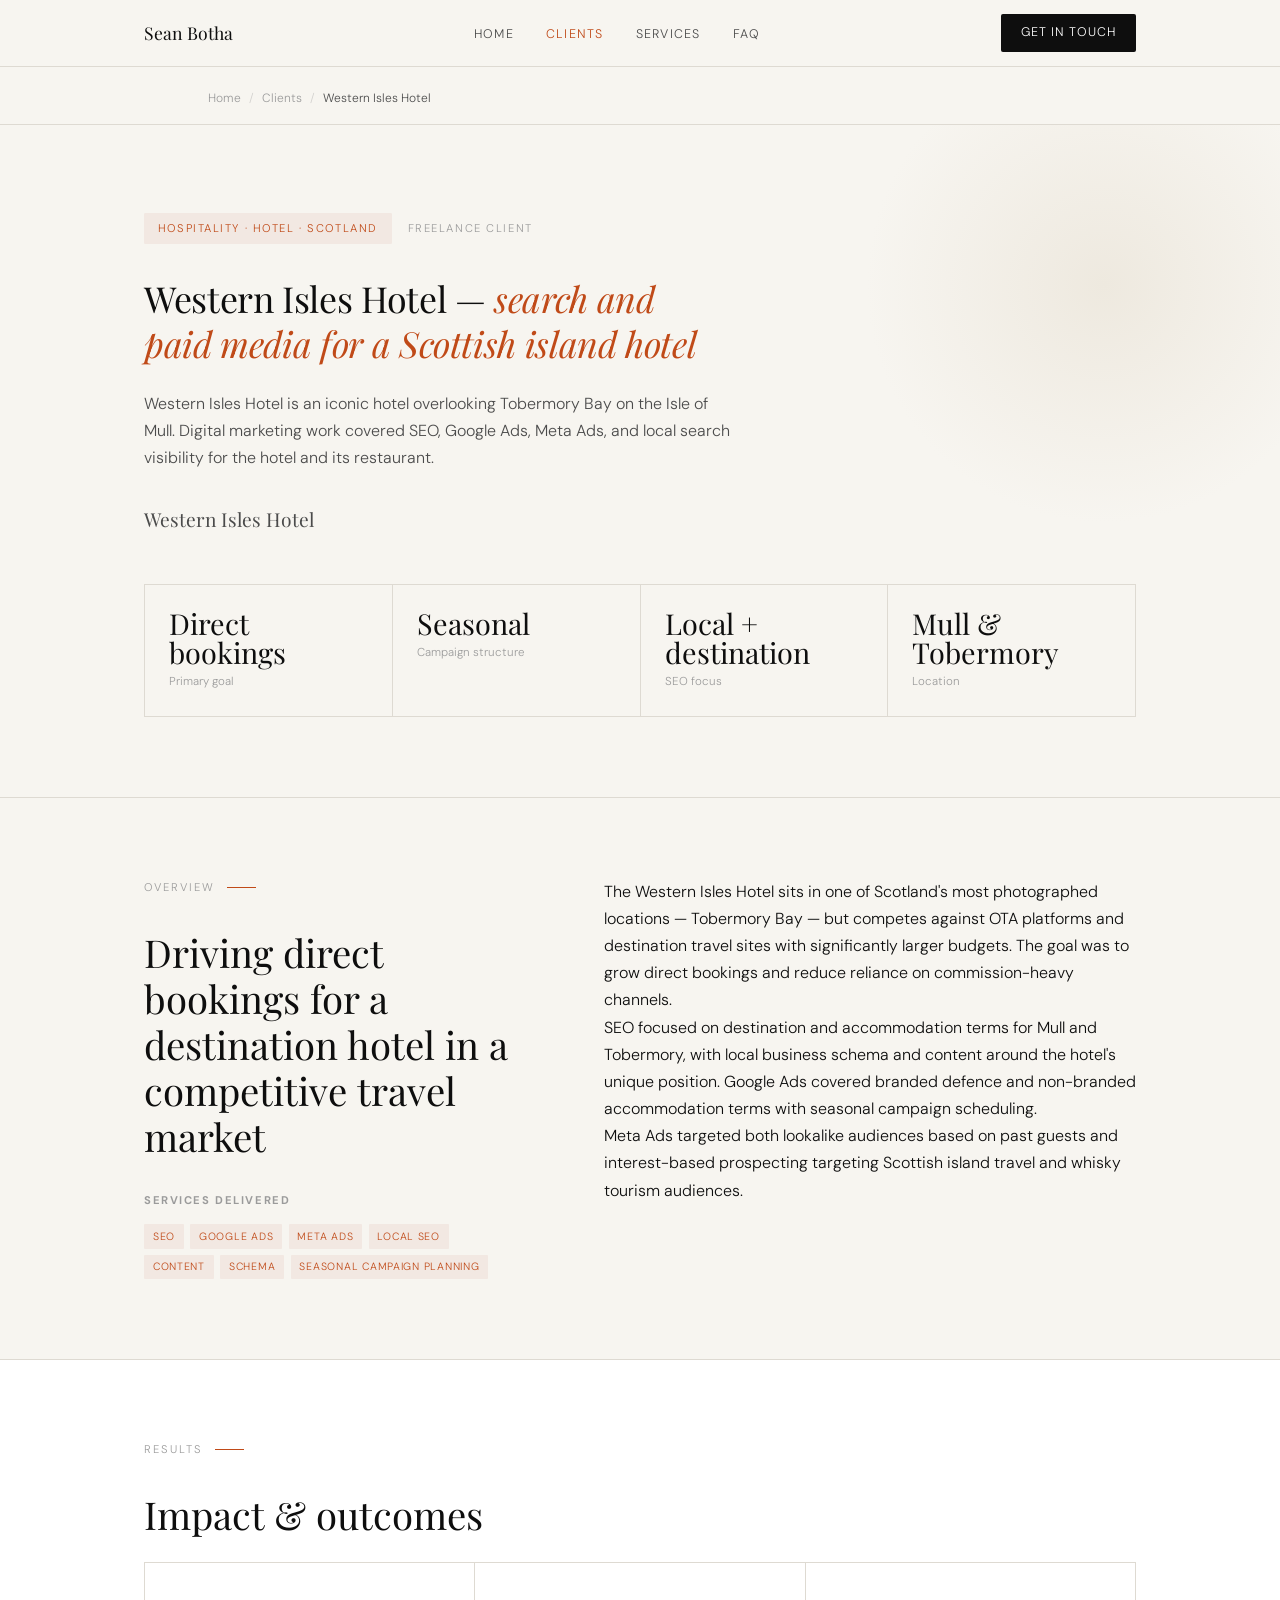
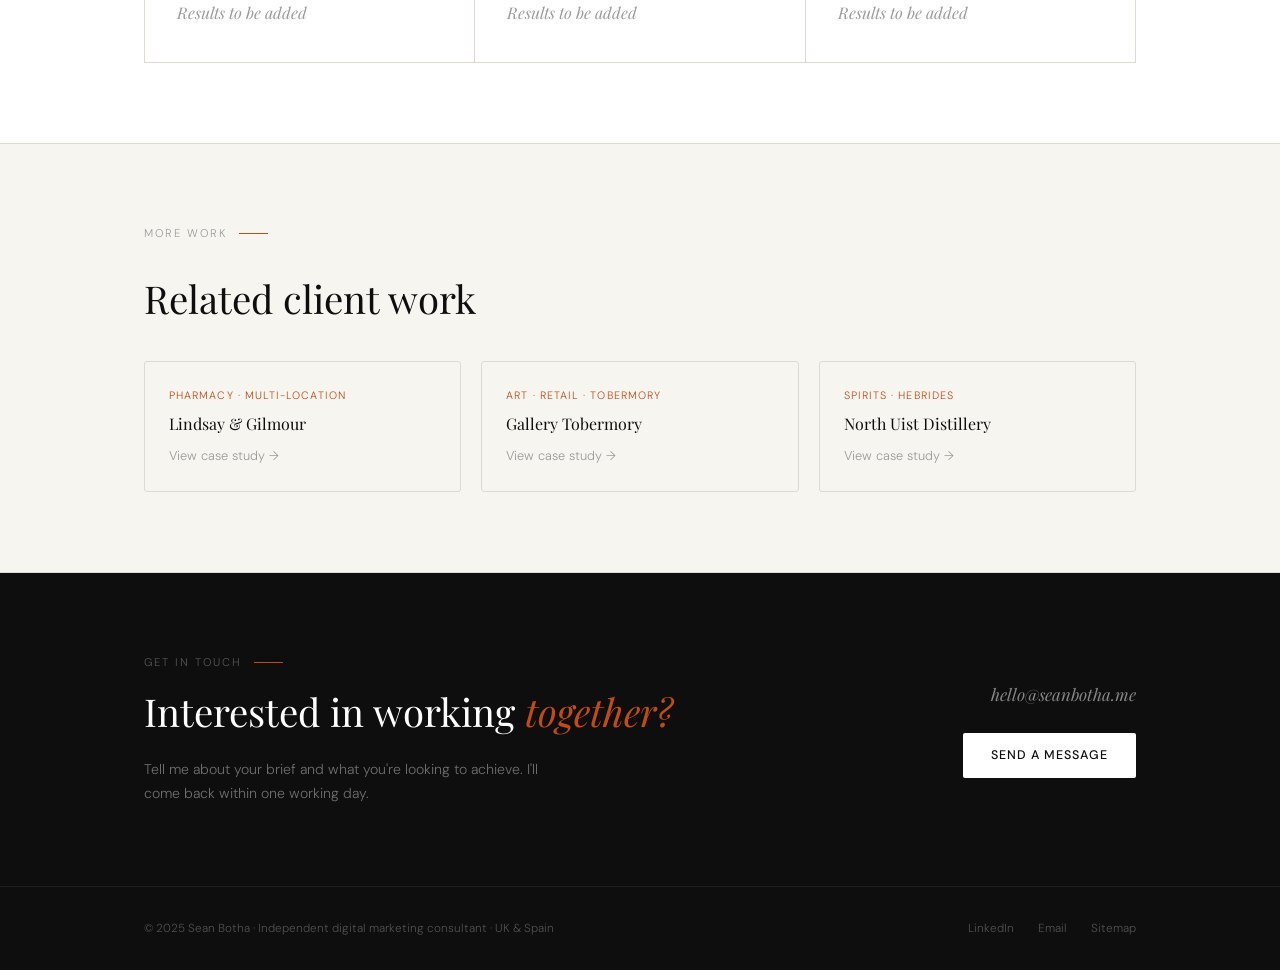
<file: clients/western-isles-hotel/index.html>
<!DOCTYPE html>
<html lang="en">
<head>
  <meta charset="UTF-8" />
  <meta name="viewport" content="width=device-width, initial-scale=1.0" />
  <title>Western Isles Hotel · Sean Botha</title>
  <meta name="description" content="SEO, Google Ads, Meta Ads and local search strategy for Western Isles Hotel, Tobermory, Isle of Mull." />
  <meta name="robots" content="index, follow" />
  <link rel="canonical" href="https://seanbotha.me/clients/western-isles-hotel/" />
  <meta property="og:type" content="article" />
  <meta property="og:url" content="https://seanbotha.me/clients/western-isles-hotel/" />
  <meta property="og:title" content="Western Isles Hotel · Sean Botha" />
  <meta property="og:description" content="SEO, Google Ads, Meta Ads and local search strategy for Western Isles Hotel, Tobermory, Isle of Mull." />
  <meta property="og:site_name" content="Sean Botha" />
  <script type="application/ld+json">
  {
    "@context": "https://schema.org",
    "@type": "Article",
    "@id": "https://seanbotha.me/clients/western-isles-hotel/",
    "headline": "Western Isles Hotel — Digital Marketing Case Study",
    "description": "SEO, Google Ads, Meta Ads and local search strategy for Western Isles Hotel, Tobermory, Isle of Mull.",
    "author": {"@id": "https://seanbotha.me/#person"},
    "publisher": {"@id": "https://seanbotha.me/#business"},
    "mainEntityOfPage": "https://seanbotha.me/clients/western-isles-hotel/"
  }
  </script>
  <script type="application/ld+json">
  {
    "@context": "https://schema.org",
    "@type": "BreadcrumbList",
    "itemListElement": [
      {"@type": "ListItem", "position": 1, "name": "Home", "item": "https://seanbotha.me/"},
      {"@type": "ListItem", "position": 2, "name": "Clients", "item": "https://seanbotha.me/clients/"},
      {"@type": "ListItem", "position": 3, "name": "Western Isles Hotel", "item": "https://seanbotha.me/clients/western-isles-hotel/"}
    ]
  }
  </script>
  <link rel="preconnect" href="https://fonts.googleapis.com" />
  <link rel="preconnect" href="https://fonts.gstatic.com" crossorigin />
  <link href="https://fonts.googleapis.com/css2?family=Playfair+Display:ital,wght@0,400;0,500;1,400&family=DM+Sans:opsz,wght@9..40,300;9..40,400;9..40,500&display=swap" rel="stylesheet" />
  <link rel="stylesheet" href="/css/style.css" />
</head>
<body>

<nav class="main-nav" aria-label="Main navigation">
  <div class="nav-inner">
    <a href="/" class="nav-logo">Sean Botha</a>
    <ul class="nav-links" role="list">
      <li><a href="/">Home</a></li>
      <li><a href="/clients/" aria-current="page">Clients</a></li>
      <li><a href="/#services">Services</a></li>
      <li><a href="/#faq">FAQ</a></li>
    </ul>
    <a href="/#contact" class="nav-cta">Get in touch</a>
  </div>
</nav>

<nav class="breadcrumb" aria-label="Breadcrumb">
  <div class="container">
    <ol>
      <li><a href="/">Home</a></li>
      <li><a href="/clients/">Clients</a></li>
      <li>Western Isles Hotel</li>
    </ol>
  </div>
</nav>

<header class="case-hero">
  <div class="container">
    <div class="case-meta">
      <span class="case-sector">Hospitality · Hotel · Scotland</span>
      <span class="case-type">Freelance client</span>
    </div>
    <h1>Western Isles Hotel — <em>search and paid media for a Scottish island hotel</em></h1>
    <p class="case-summary">Western Isles Hotel is an iconic hotel overlooking Tobermory Bay on the Isle of Mull. Digital marketing work covered SEO, Google Ads, Meta Ads, and local search visibility for the hotel and its restaurant.</p>
    <div style="margin-bottom:0.5rem">
      <span style="font-family:var(--serif);font-size:1.2rem;color:var(--ink-mid)">Western Isles Hotel</span>
    </div>
    <div class="case-stat-row">
      <div class="case-stat"><div class="case-stat-val">Direct bookings</div><div class="case-stat-label">Primary goal</div></div>
      <div class="case-stat"><div class="case-stat-val">Seasonal</div><div class="case-stat-label">Campaign structure</div></div>
      <div class="case-stat"><div class="case-stat-val">Local + destination</div><div class="case-stat-label">SEO focus</div></div>
      <div class="case-stat"><div class="case-stat-val">Mull & Tobermory</div><div class="case-stat-label">Location</div></div>
    </div>
  </div>
</header>

<section aria-labelledby="h-overview">
  <div class="container">
    <div class="case-overview">
      <div class="reveal">
        <p class="label">Overview</p>
        <h2 class="display" id="h-overview">Driving direct bookings for a destination hotel in a competitive travel market</h2>
        <div class="svcs-delivered">
          <h4>Services delivered</h4>
          <div class="tags"><span class="tag">SEO</span> <span class="tag">Google Ads</span> <span class="tag">Meta Ads</span> <span class="tag">Local SEO</span> <span class="tag">Content</span> <span class="tag">Schema</span> <span class="tag">Seasonal Campaign Planning</span></div>
        </div>
      </div>
      <div class="reveal d1">
          <p>The Western Isles Hotel sits in one of Scotland's most photographed locations — Tobermory Bay — but competes against OTA platforms and destination travel sites with significantly larger budgets. The goal was to grow direct bookings and reduce reliance on commission-heavy channels.</p>
          <p>SEO focused on destination and accommodation terms for Mull and Tobermory, with local business schema and content around the hotel's unique position. Google Ads covered branded defence and non-branded accommodation terms with seasonal campaign scheduling.</p>
          <p>Meta Ads targeted both lookalike audiences based on past guests and interest-based prospecting targeting Scottish island travel and whisky tourism audiences.</p>
      </div>
    </div>
  </div>
</section>

<section aria-labelledby="h-results" style="background:var(--white)">
  <div class="container">
    <p class="label reveal">Results</p>
    <h2 class="display reveal" id="h-results">Impact &amp; outcomes</h2>
    <div class="results-grid reveal">
        <div class="result-card"><p class="result-ph">Results to be added</p></div>
        <div class="result-card"><p class="result-ph">Results to be added</p></div>
        <div class="result-card"><p class="result-ph">Results to be added</p></div>
    </div>
  </div>
</section>

<section aria-labelledby="h-related">
  <div class="container">
    <p class="label reveal">More work</p>
    <h2 class="display reveal" id="h-related">Related client work</h2>
    <div class="related-grid">
        <a href="/clients/lindsay-gilmour/" class="related-card reveal d0">
          <div class="related-sector">Pharmacy · Multi-location</div>
          <div class="related-name">Lindsay & Gilmour</div>
          <div class="related-arrow">View case study →</div>
        </a>
        <a href="/clients/gallery-tobermory/" class="related-card reveal d1">
          <div class="related-sector">Art · Retail · Tobermory</div>
          <div class="related-name">Gallery Tobermory</div>
          <div class="related-arrow">View case study →</div>
        </a>
        <a href="/clients/north-uist-distillery/" class="related-card reveal d2">
          <div class="related-sector">Spirits · Hebrides</div>
          <div class="related-name">North Uist Distillery</div>
          <div class="related-arrow">View case study →</div>
        </a>
    </div>
  </div>
</section>

<section class="cta-section" id="contact" aria-labelledby="h-contact">
  <div class="container">
    <div class="cta-inner reveal">
      <div>
        <p class="label">Get in touch</p>
        <h2 class="display" id="h-contact">Interested in working <em>together?</em></h2>
        <p style="color:rgba(255,255,255,0.4);margin-top:0.75rem;max-width:40ch;font-size:0.88rem;">Tell me about your brief and what you're looking to achieve. I'll come back within one working day.</p>
      </div>
      <div class="cta-right">
        <a class="cta-email" href="mailto:hello@seanbotha.me">hello@seanbotha.me</a>
        <a class="btn btn-light" href="mailto:hello@seanbotha.me">Send a message</a>
      </div>
    </div>
  </div>
</section>

<footer>
  <div class="inner">
    <p>© 2025 Sean Botha · Independent digital marketing consultant · UK &amp; Spain</p>
    <nav class="footer-links" aria-label="Footer navigation">
      <a href="https://www.linkedin.com/in/seanbotha" target="_blank" rel="noopener noreferrer">LinkedIn</a>
      <a href="mailto:hello@seanbotha.me">Email</a>
      <a href="/sitemap.xml">Sitemap</a>
    </nav>
  </div>
</footer>

<script>
  const io = new IntersectionObserver(entries => {
    entries.forEach(e => { if (e.isIntersecting) { e.target.classList.add('visible'); io.unobserve(e.target); } });
  }, { threshold: 0.1 });
  document.querySelectorAll('.reveal').forEach(el => io.observe(el));
</script>

</body>
</html>
</file>
<file: css/style.css>
/* ══════════════════════════════════════
   seanbotha.me — clean stylesheet v3
   ══════════════════════════════════════ */

*, *::before, *::after { box-sizing: border-box; margin: 0; padding: 0; }

:root {
  --ink:       #0e0e0e;
  --ink-mid:   #4b4b4b;
  --ink-light: #9b9b9b;
  --paper:     #f7f5f0;
  --paper-w:   #eee9df;
  --white:     #ffffff;
  --rule:      #dedad2;
  --accent:    #c04a18;
  --accent-lt: #f2e8e2;
  --serif: 'Playfair Display', Georgia, serif;
  --sans:  'DM Sans', sans-serif;
  --max:   1120px;
  --gap:   clamp(1.5rem, 5vw, 4rem);
}

html { scroll-behavior: smooth; }
body {
  background: var(--paper);
  color: var(--ink);
  font-family: var(--sans);
  font-size: 1rem;
  line-height: 1.7;
  font-weight: 300;
  -webkit-font-smoothing: antialiased;
}
img { max-width: 100%; display: block; }
a { color: inherit; }
.container { max-width: var(--max); margin: 0 auto; padding: 0 var(--gap); }

/* ── NAV ── */
nav.main-nav {
  position: fixed;
  top: 0; left: 0; right: 0;
  z-index: 200;
  background: rgba(247,245,240,0.95);
  backdrop-filter: blur(14px);
  border-bottom: 1px solid var(--rule);
}
.nav-inner {
  max-width: var(--max);
  margin: 0 auto;
  padding: 0.85rem var(--gap);
  display: flex;
  align-items: center;
  justify-content: space-between;
  gap: 1.5rem;
  flex-wrap: nowrap;
}
.nav-logo {
  font-family: var(--serif);
  font-size: 1.1rem;
  text-decoration: none;
  color: var(--ink);
  flex-shrink: 0;
}
.nav-links {
  display: flex;
  gap: 2rem;
  list-style: none;
  flex: 1;
  justify-content: center;
}
.nav-links a {
  font-size: 0.78rem;
  letter-spacing: 0.1em;
  text-transform: uppercase;
  color: var(--ink-mid);
  text-decoration: none;
  transition: color 0.2s;
}
.nav-links a:hover,
.nav-links a[aria-current="page"] { color: var(--accent); }
.nav-cta {
  font-size: 0.78rem;
  letter-spacing: 0.08em;
  text-transform: uppercase;
  padding: 0.55rem 1.25rem;
  background: var(--ink);
  color: var(--white);
  text-decoration: none;
  border-radius: 2px;
  transition: background 0.2s;
  flex-shrink: 0;
}
.nav-cta:hover { background: var(--accent); }

/* ── BREADCRUMB ── */
.breadcrumb {
  padding-top: 5.5rem;
  padding-bottom: 1rem;
  border-bottom: 1px solid var(--rule);
}
.breadcrumb ol {
  max-width: var(--max);
  margin: 0 auto;
  padding: 0 var(--gap);
  list-style: none;
  display: flex;
  align-items: center;
  gap: 0.5rem;
  flex-wrap: wrap;
}
.breadcrumb li { font-size: 0.75rem; color: var(--ink-light); }
.breadcrumb li a { text-decoration: none; color: var(--ink-light); transition: color 0.2s; }
.breadcrumb li a:hover { color: var(--accent); }
.breadcrumb li::after { content: '/'; margin-left: 0.5rem; opacity: 0.4; }
.breadcrumb li:last-child::after { display: none; }
.breadcrumb li:last-child { color: var(--ink-mid); }

/* ── BUTTONS ── */
.btn {
  display: inline-block;
  padding: 0.75rem 1.75rem;
  font-family: var(--sans);
  font-size: 0.78rem;
  font-weight: 500;
  letter-spacing: 0.08em;
  text-transform: uppercase;
  text-decoration: none;
  border-radius: 2px;
  transition: all 0.2s;
  border: none;
  cursor: pointer;
}
.btn-primary { background: var(--ink); color: var(--white); }
.btn-primary:hover { background: var(--accent); color: var(--white); }
.btn-ghost { border: 1px solid var(--rule); color: var(--ink-mid); background: transparent; }
.btn-ghost:hover { border-color: var(--ink); color: var(--ink); }
.btn-light { background: var(--white); color: var(--ink); }
.btn-light:hover { background: var(--accent); color: var(--white); }

/* ── LABELS & HEADINGS ── */
.label {
  font-size: 0.7rem;
  letter-spacing: 0.18em;
  text-transform: uppercase;
  color: var(--ink-light);
  margin-bottom: 2rem;
  display: flex;
  align-items: center;
  gap: 0.75rem;
}
.label::after { content: ''; display: block; width: 1.8rem; height: 1px; background: var(--accent); }

h2.display {
  font-family: var(--serif);
  font-size: clamp(1.8rem, 3vw, 2.6rem);
  font-weight: 400;
  line-height: 1.2;
  margin-bottom: 1.5rem;
}

/* ── TAGS ── */
.tag {
  font-size: 0.66rem;
  letter-spacing: 0.07em;
  text-transform: uppercase;
  padding: 0.2rem 0.55rem;
  background: var(--accent-lt);
  color: var(--accent);
  border-radius: 1px;
  display: inline-block;
}
.tags { display: flex; flex-wrap: wrap; gap: 0.4rem; }

/* ── SECTIONS ── */
section { padding: 5rem 0; border-bottom: 1px solid var(--rule); }

/* ── TICKER ── */
.ticker-wrap { overflow: hidden; background: var(--ink); padding: 0.9rem 0; }
.ticker {
  display: flex;
  gap: 2.5rem;
  white-space: nowrap;
  width: max-content;
  animation: ticker 30s linear infinite;
}
.ticker span { font-size: 0.7rem; letter-spacing: 0.14em; text-transform: uppercase; color: var(--rule); }
.ticker span.dot { color: var(--accent); letter-spacing: 0; }
@keyframes ticker { from { transform: translateX(0); } to { transform: translateX(-50%); } }

/* ── HOMEPAGE HERO ── */
.hero {
  padding: 9rem 0 6rem;
  border-bottom: 1px solid var(--rule);
  position: relative;
  overflow: hidden;
}
.hero::before {
  content: '';
  position: absolute;
  top: -8rem; right: -6rem;
  width: 42vw; height: 42vw;
  max-width: 560px; max-height: 560px;
  border-radius: 50%;
  background: radial-gradient(circle, var(--paper-w) 0%, transparent 70%);
  pointer-events: none;
}
.hero-eyebrow {
  font-size: 0.73rem; letter-spacing: 0.18em; text-transform: uppercase;
  color: var(--accent); margin-bottom: 1.5rem;
  opacity: 0; animation: fadeUp 0.6s ease forwards 0.1s;
}
.hero h1 {
  font-family: var(--serif);
  font-size: clamp(2.4rem, 4.5vw, 3.2rem);
}   
.hero h1 em { font-style: italic; color: var(--accent); }
.hero-sub {
  margin-top: 2rem; max-width: 50ch; color: var(--ink-mid); font-size: 1.05rem;
  opacity: 0; animation: fadeUp 0.7s ease forwards 0.4s;
}
.hero-actions {
  margin-top: 2.5rem; display: flex; gap: 1rem; flex-wrap: wrap;
  opacity: 0; animation: fadeUp 0.7s ease forwards 0.55s;
}
.hero-creds {
  margin-top: 3.5rem; display: flex; gap: 2.5rem; flex-wrap: wrap;
  opacity: 0; animation: fadeUp 0.7s ease forwards 0.7s;
}
.cred { display: flex; align-items: center; gap: 0.5rem; font-size: 0.8rem; color: var(--ink-light); }
.cred-dot { width: 6px; height: 6px; border-radius: 50%; background: var(--accent); flex-shrink: 0; }

/* ── ABOUT ── */
.about-grid { display: grid; grid-template-columns: 5fr 7fr; gap: 5rem; align-items: start; }
.about-right p { color: var(--ink-mid); margin-bottom: 1.2rem; }
.about-stats {
  margin-top: 2.5rem; padding-top: 2rem; border-top: 1px solid var(--rule);
  display: grid; grid-template-columns: repeat(3,1fr); gap: 1.5rem;
}
.stat-num { font-family: var(--serif); font-size: 2rem; font-weight: 400; line-height: 1; }
.stat-label { font-size: 0.73rem; color: var(--ink-light); margin-top: 0.35rem; }

/* ── SERVICES ── */
.two-col-header { display: grid; grid-template-columns: 1fr 1fr; gap: 4rem; align-items: end; margin-bottom: 3rem; }
.two-col-header p { color: var(--ink-mid); max-width: 42ch; }
.services-grid {
  display: grid; grid-template-columns: repeat(3,1fr);
  gap: 1px; background: var(--rule); border: 1px solid var(--rule);
}
.service-card { background: var(--paper); padding: 2.25rem 2rem; transition: background 0.25s; position: relative; }
.service-card:hover { background: var(--white); }
.service-card::after {
  content: ''; position: absolute; bottom: 0; left: 0; right: 0;
  height: 2px; background: var(--accent);
  transform: scaleX(0); transform-origin: left; transition: transform 0.3s ease;
}
.service-card:hover::after { transform: scaleX(1); }
.svc-num { font-family: var(--serif); font-style: italic; font-size: 0.85rem; color: var(--accent); margin-bottom: 1rem; }
.svc-name { font-family: var(--serif); font-size: 1.15rem; font-weight: 400; margin-bottom: 0.7rem; }
.svc-desc { font-size: 0.86rem; color: var(--ink-mid); line-height: 1.7; }

/* ── PROCESS ── */
.process-grid { display: grid; grid-template-columns: repeat(4,1fr); gap: 2rem; margin-top: 3rem; }
.process-step { border-top: 2px solid var(--rule); padding-top: 1.5rem; position: relative; }
.process-step::before {
  content: ''; position: absolute; top: -2px; left: 0;
  width: 0; height: 2px; background: var(--accent); transition: width 0.4s ease;
}
.process-step:hover::before { width: 100%; }
.process-num { font-family: var(--serif); font-style: italic; font-size: 0.85rem; color: var(--accent); margin-bottom: 0.8rem; }
.process-title { font-size: 0.95rem; font-weight: 500; margin-bottom: 0.6rem; }
.process-desc { font-size: 0.84rem; color: var(--ink-mid); line-height: 1.65; }

/* ── FAQ ── */
.faq-grid { display: grid; grid-template-columns: 1fr 1fr; gap: 4rem; align-items: start; }
.faq-list { display: flex; flex-direction: column; }
.faq-item { border-bottom: 1px solid var(--rule); }
.faq-q {
  width: 100%; background: none; border: none; padding: 1.2rem 0;
  text-align: left; font-family: var(--sans); font-size: 0.9rem; font-weight: 500;
  color: var(--ink); cursor: pointer;
  display: flex; justify-content: space-between; align-items: center; gap: 1rem;
}
.faq-q:hover { color: var(--accent); }
.faq-icon { width: 16px; height: 16px; flex-shrink: 0; position: relative; opacity: 0.35; transition: opacity 0.2s; }
.faq-q:hover .faq-icon, .faq-item.open .faq-icon { opacity: 1; }
.faq-icon::before, .faq-icon::after { content: ''; position: absolute; background: currentColor; border-radius: 1px; transition: transform 0.3s ease; }
.faq-icon::before { top: 50%; left: 0; right: 0; height: 1.5px; transform: translateY(-50%); }
.faq-icon::after  { top: 0; bottom: 0; left: 50%; width: 1.5px; transform: translateX(-50%); }
.faq-item.open .faq-icon::after { transform: translateX(-50%) scaleY(0); }
.faq-a { font-size: 0.87rem; color: var(--ink-mid); line-height: 1.75; max-height: 0; overflow: hidden; transition: max-height 0.35s ease, padding-bottom 0.35s ease; }
.faq-item.open .faq-a { max-height: 300px; padding-bottom: 1.25rem; }

/* ── CTA SECTION ── */
.cta-section { background: var(--ink); border-bottom: none; padding: 5rem 0; }
.cta-inner { display: grid; grid-template-columns: 1fr auto; gap: 3rem; align-items: center; }
.cta-section .label { color: rgba(255,255,255,0.3); margin-bottom: 1rem; }
.cta-section .label::after { background: var(--accent); }
.cta-section h2.display { color: var(--white); }
.cta-section h2.display em { font-style: italic; color: var(--accent); }
.cta-right { display: flex; flex-direction: column; align-items: flex-end; gap: 1.5rem; }
.cta-email { font-family: var(--serif); font-size: 1.05rem; font-style: italic; color: rgba(255,255,255,0.5); text-decoration: none; transition: color 0.2s; }
.cta-email:hover { color: var(--white); }

/* ── FOOTER ── */
footer { background: var(--ink); border-top: 1px solid rgba(255,255,255,0.07); padding: 2rem 0; }
footer .inner {
  max-width: var(--max); margin: 0 auto; padding: 0 var(--gap);
  display: flex; justify-content: space-between; align-items: center; flex-wrap: wrap; gap: 1rem;
}
footer p, footer a { font-size: 0.73rem; color: rgba(255,255,255,0.28); text-decoration: none; }
footer a:hover { color: var(--accent); }
footer .footer-links { display: flex; gap: 1.5rem; }

/* ── CLIENTS INDEX ── */
.ci-grid { display: grid; grid-template-columns: repeat(3,1fr); gap: 1.5rem; margin-top: 3rem; }
.ci-card {
  border: 1px solid var(--rule); border-radius: 3px; overflow: hidden;
  background: var(--paper); text-decoration: none; display: block;
  transition: box-shadow 0.25s, transform 0.25s;
}
.ci-card:hover { box-shadow: 0 8px 32px rgba(0,0,0,0.08); transform: translateY(-3px); }
.ci-logo {
  height: 100px;
  display: flex; align-items: center; justify-content: center;
  background: var(--white); border-bottom: 1px solid var(--rule); padding: 1.5rem;
  overflow: hidden;
}
.ci-logo img {
  max-height: 48px; max-width: 150px; width: auto; object-fit: contain;
  opacity: 0.7; transition: opacity 0.3s;
}
.ci-card:hover .ci-logo img { opacity: 1; }
.ci-logo-text {
  font-family: var(--serif); font-size: 1rem; color: var(--ink-mid);
  text-align: center; transition: color 0.3s; line-height: 1.4;
}
.ci-card:hover .ci-logo-text { color: var(--ink); }
.ci-body { padding: 1.25rem 1.5rem; }
.ci-sector { font-size: 0.67rem; letter-spacing: 0.12em; text-transform: uppercase; color: var(--accent); margin-bottom: 0.35rem; }
.ci-name { font-family: var(--serif); font-size: 1rem; font-weight: 400; color: var(--ink); margin-bottom: 0.4rem; }
.ci-svcs { font-size: 0.78rem; color: var(--ink-mid); line-height: 1.5; }
.ci-arrow { font-size: 0.75rem; color: var(--ink-light); margin-top: 0.75rem; }

/* ── CASE STUDY HERO ── */
.case-hero {
  padding: 5.5rem 0 5rem;
  border-bottom: 1px solid var(--rule);
  position: relative; overflow: hidden;
}
.case-hero::before {
  content: ''; position: absolute; top: -5rem; right: -4rem;
  width: 38vw; height: 38vw; max-width: 480px; max-height: 480px;
  border-radius: 50%;
  background: radial-gradient(circle, var(--paper-w) 0%, transparent 70%);
  pointer-events: none;
}
.case-meta { display: flex; align-items: center; gap: 1rem; margin-bottom: 2rem; flex-wrap: wrap; }
.case-sector {
  font-size: 0.7rem; letter-spacing: 0.14em; text-transform: uppercase;
  color: var(--accent); padding: 0.3rem 0.8rem;
  border: 1px solid var(--accent-lt); background: var(--accent-lt); border-radius: 1px;
}
.case-type { font-size: 0.7rem; letter-spacing: 0.14em; text-transform: uppercase; color: var(--ink-light); }
.case-hero h1 {
  font-family: var(--serif);
  font-size: clamp(1.7rem, 2.8vw, 2.6rem);
  font-weight: 400; line-height: 1.25; letter-spacing: -0.01em;
  max-width: 26ch; margin-bottom: 1.5rem;
}
.case-hero h1 em { font-style: italic; color: var(--accent); }
.case-summary { max-width: 54ch; color: var(--ink-mid); font-size: 1rem; margin-bottom: 2rem; }
.case-stat-row {
  display: grid; grid-template-columns: repeat(4,1fr);
  gap: 1px; background: var(--rule); border: 1px solid var(--rule); margin-top: 3rem;
}
.case-stat { background: var(--paper); padding: 1.5rem; }
.case-stat-val { font-family: var(--serif); font-size: 1.8rem; font-weight: 400; line-height: 1; }
.case-stat-label { font-size: 0.72rem; color: var(--ink-light); margin-top: 0.35rem; }

/* ── CASE BODY ── */
.case-overview { display: grid; grid-template-columns: 5fr 7fr; gap: 5rem; align-items: start; }
.case-overview-left h3 { font-family: var(--serif); font-size: 1.4rem; font-weight: 400; margin-bottom: 1rem; }
.case-overview-right p { color: var(--ink-mid); margin-bottom: 1.2rem; }
.case-overview-right p:last-child { margin-bottom: 0; }
.svcs-delivered h4 {
  font-size: 0.7rem; letter-spacing: 0.14em; text-transform: uppercase;
  color: var(--ink-light); margin-bottom: 0.9rem; margin-top: 2rem;
}

/* ── RESULTS ── */
.results-grid {
  display: grid; grid-template-columns: repeat(3,1fr);
  gap: 1px; background: var(--rule); border: 1px solid var(--rule);
}
.result-card { background: var(--white); padding: 2.25rem 2rem; }
.result-val { font-family: var(--serif); font-size: 2.4rem; font-weight: 400; line-height: 1; color: var(--accent); }
.result-label { font-size: 0.8rem; color: var(--ink-mid); margin-top: 0.5rem; line-height: 1.5; }
.result-ph { font-family: var(--serif); font-style: italic; font-size: 1rem; color: var(--ink-light); }

/* ── RELATED ── */
.related-grid { display: grid; grid-template-columns: repeat(3,1fr); gap: 1.25rem; margin-top: 2.5rem; }
.related-card {
  border: 1px solid var(--rule); border-radius: 3px; padding: 1.5rem;
  text-decoration: none; background: var(--paper);
  transition: box-shadow 0.2s, transform 0.2s; display: block;
}
.related-card:hover { box-shadow: 0 6px 24px rgba(0,0,0,0.07); transform: translateY(-2px); }
.related-sector { font-size: 0.67rem; letter-spacing: 0.1em; text-transform: uppercase; color: var(--accent); margin-bottom: 0.35rem; }
.related-name { font-family: var(--serif); font-size: 1rem; font-weight: 400; color: var(--ink); }
.related-arrow { font-size: 0.8rem; color: var(--ink-light); margin-top: 0.5rem; }

/* ── ANIMATIONS ── */
@keyframes fadeUp { from { opacity: 0; transform: translateY(18px); } to { opacity: 1; transform: translateY(0); } }
.reveal { opacity: 0; transform: translateY(22px); transition: opacity 0.65s ease, transform 0.65s ease; }
.reveal.visible { opacity: 1; transform: translateY(0); }
.d1 { transition-delay: 0.1s; }
.d2 { transition-delay: 0.2s; }
.d3 { transition-delay: 0.3s; }

/* ── RESPONSIVE ── */
@media (max-width: 960px) {
  .about-grid, .two-col-header, .faq-grid, .cta-inner, .case-overview { grid-template-columns: 1fr; gap: 2.5rem; }
  .services-grid, .ci-grid, .results-grid { grid-template-columns: 1fr 1fr; }
  .case-stat-row, .process-grid, .related-grid { grid-template-columns: 1fr 1fr; }
  .cta-right { align-items: flex-start; }
}
@media (max-width: 640px) {
  .services-grid, .ci-grid, .results-grid, .case-stat-row, .process-grid, .related-grid { grid-template-columns: 1fr; }
  .nav-links { display: none; }
  .nav-cta { display: none; }
  footer .inner { flex-direction: column; align-items: flex-start; }
}
</file>
